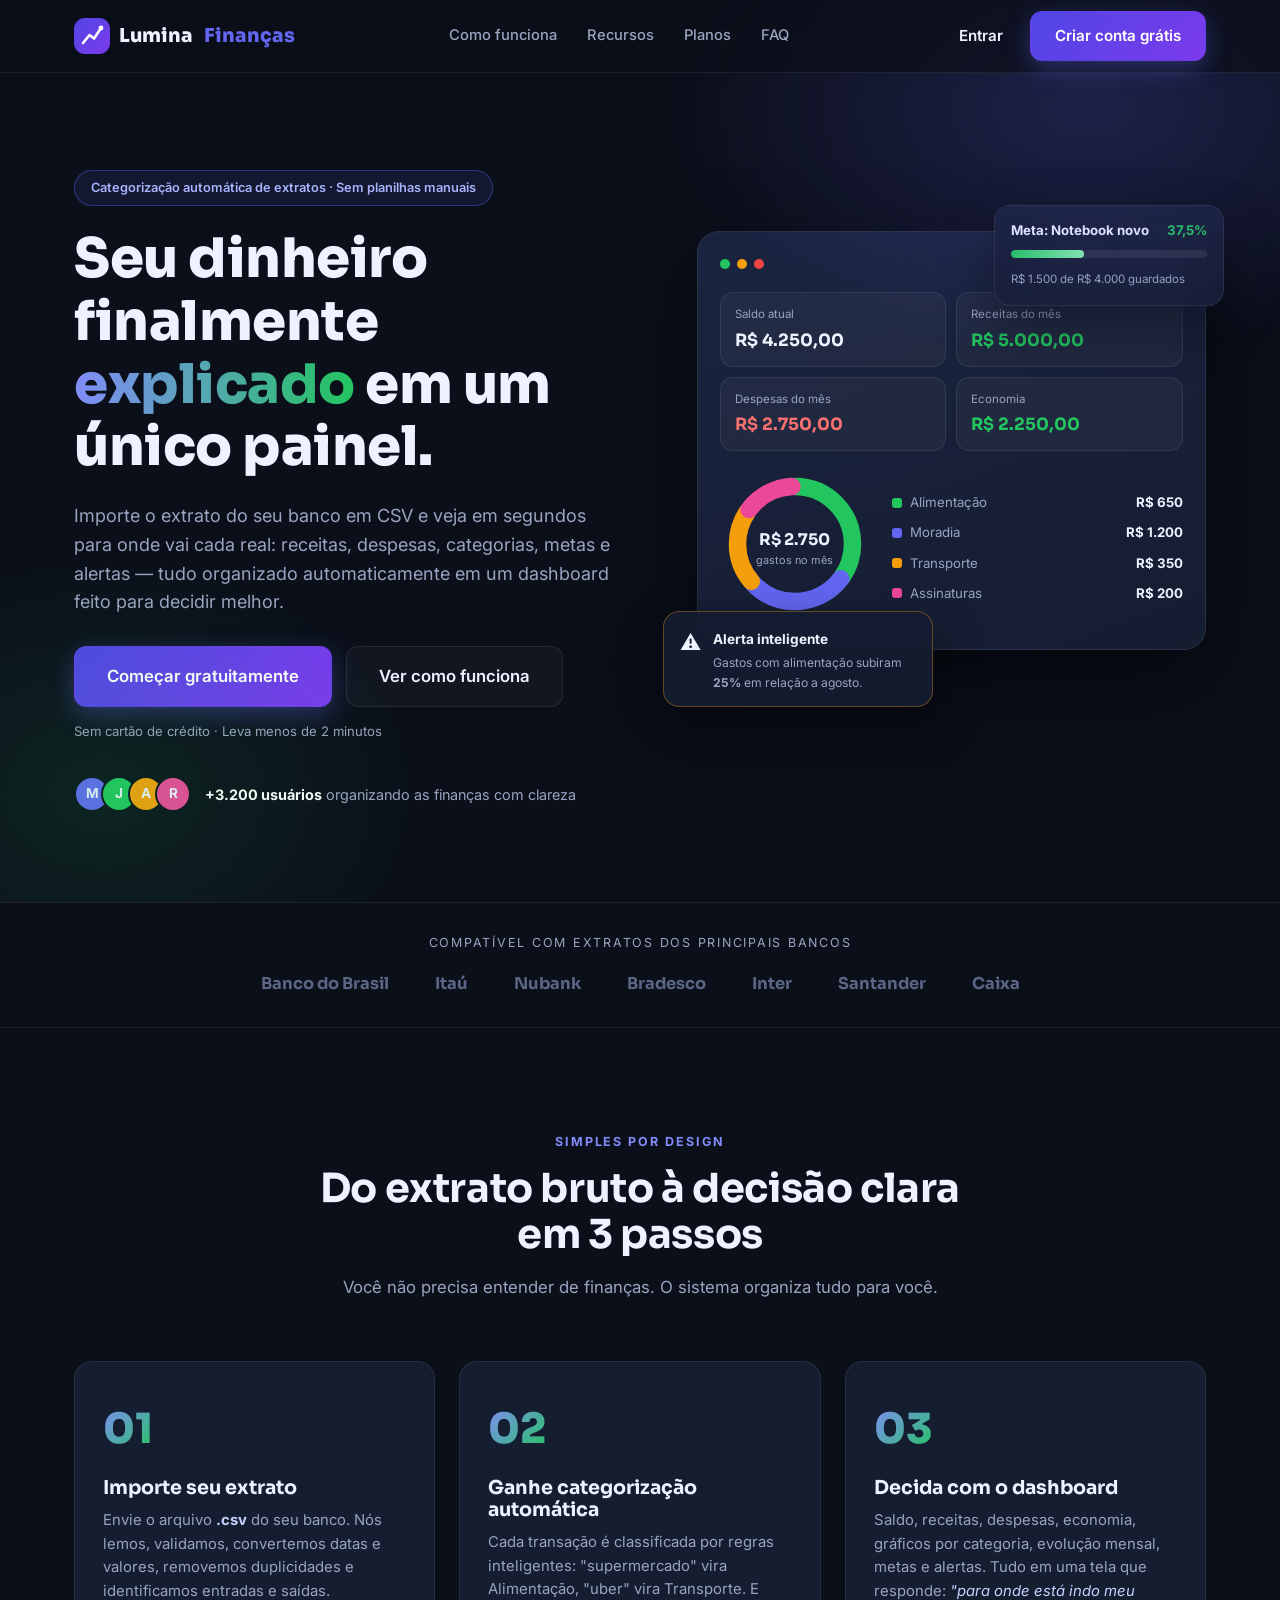
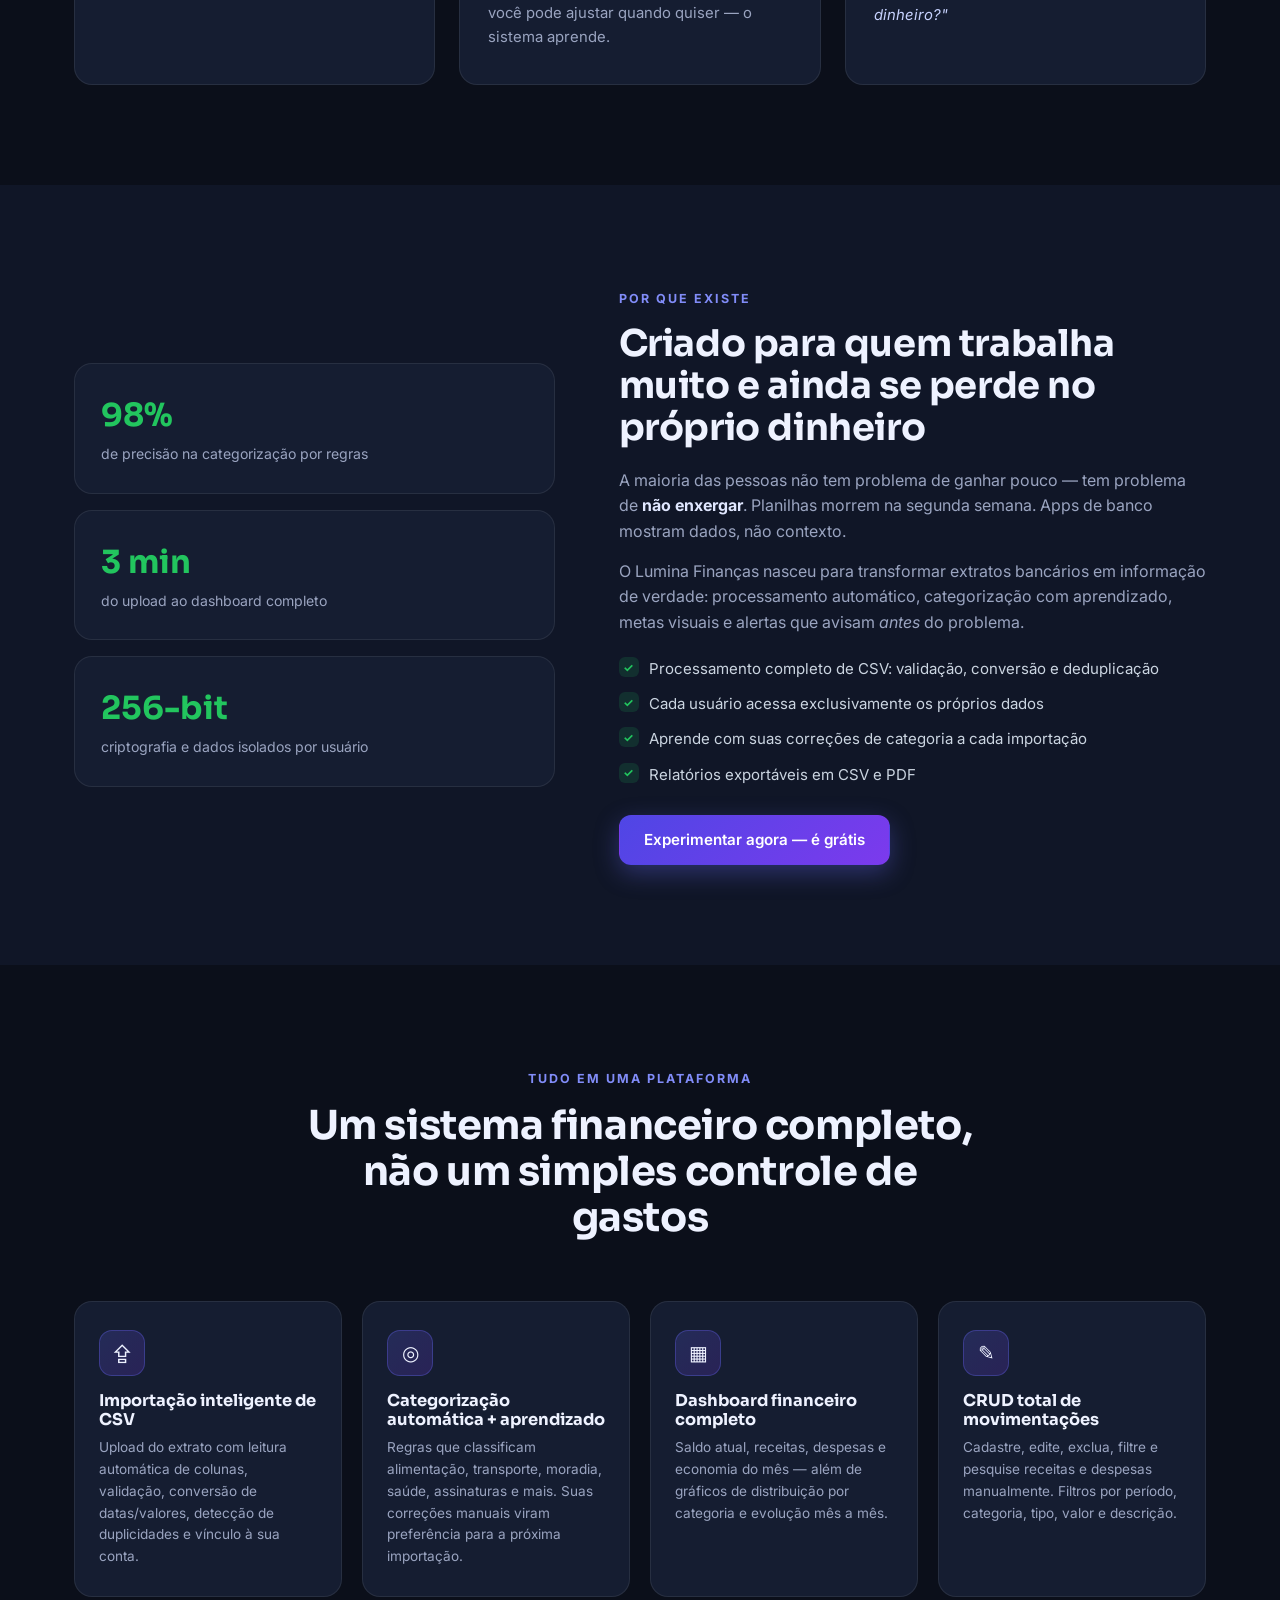
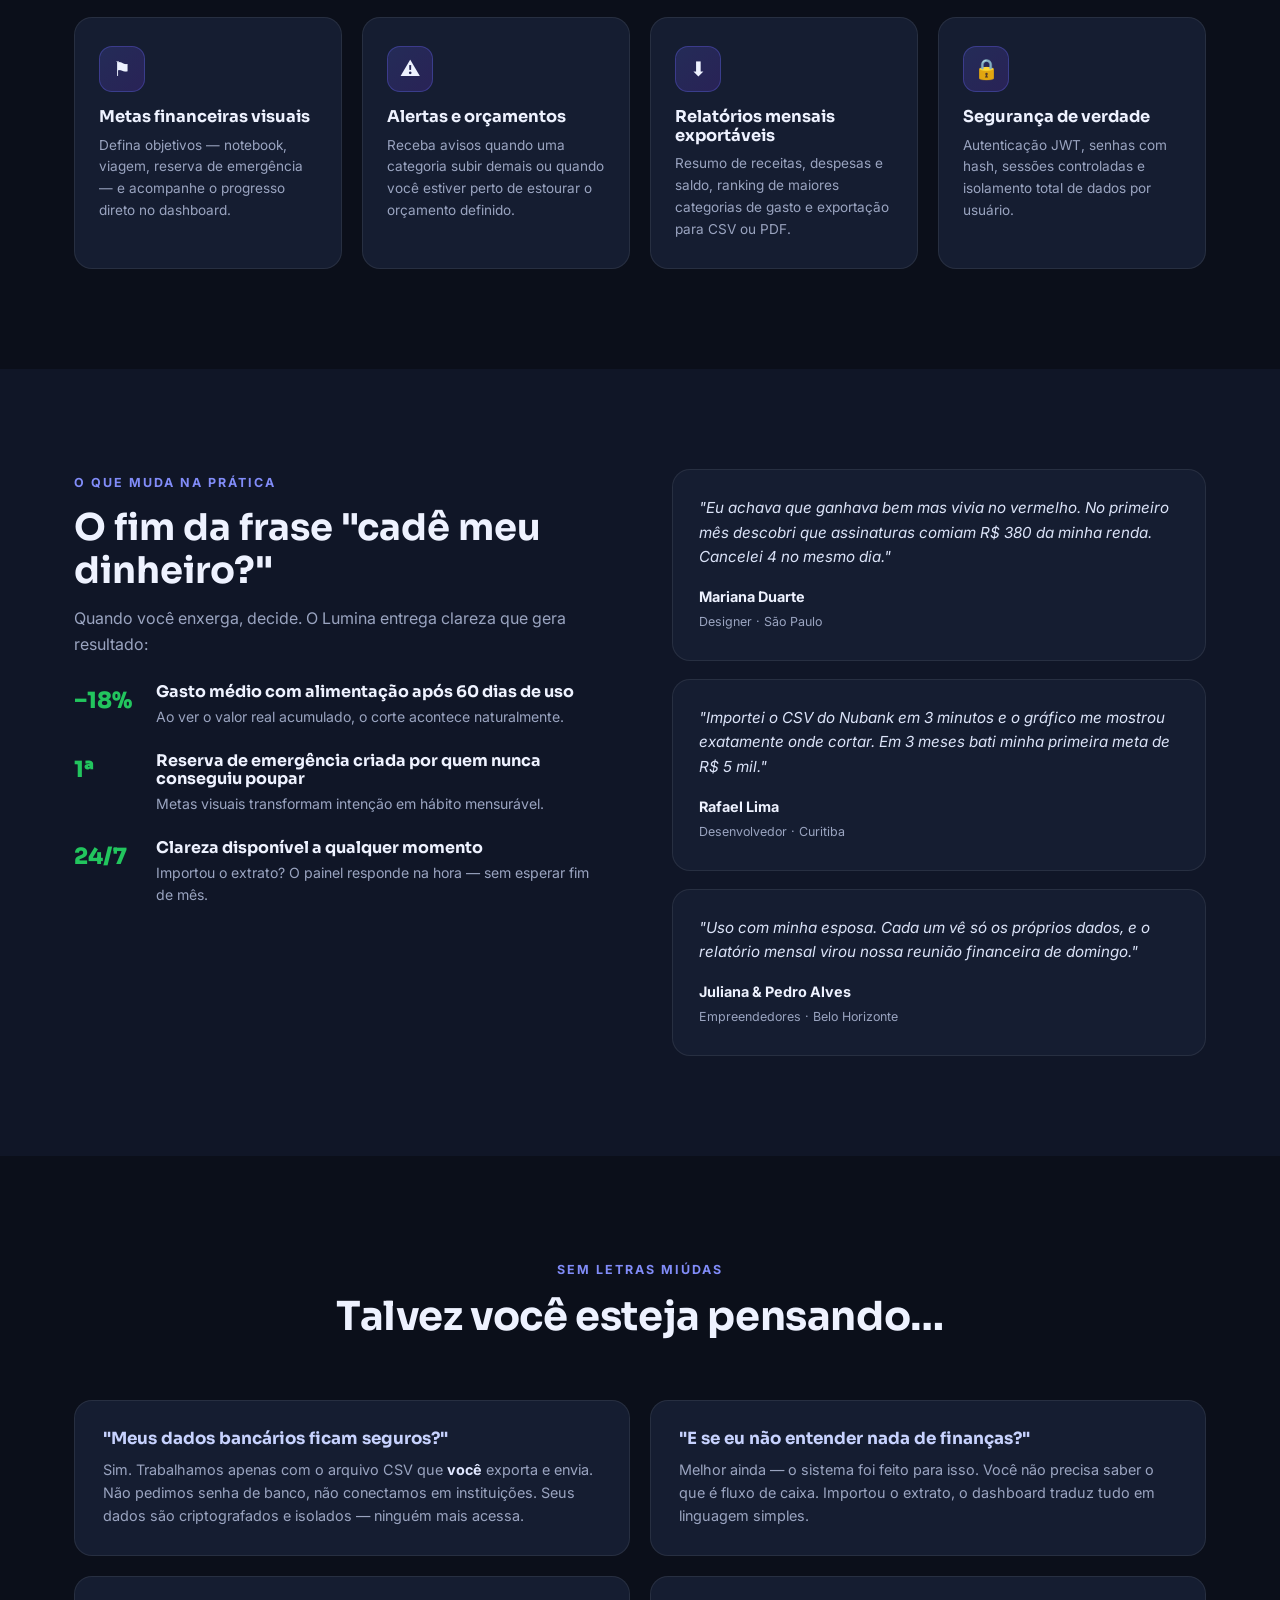
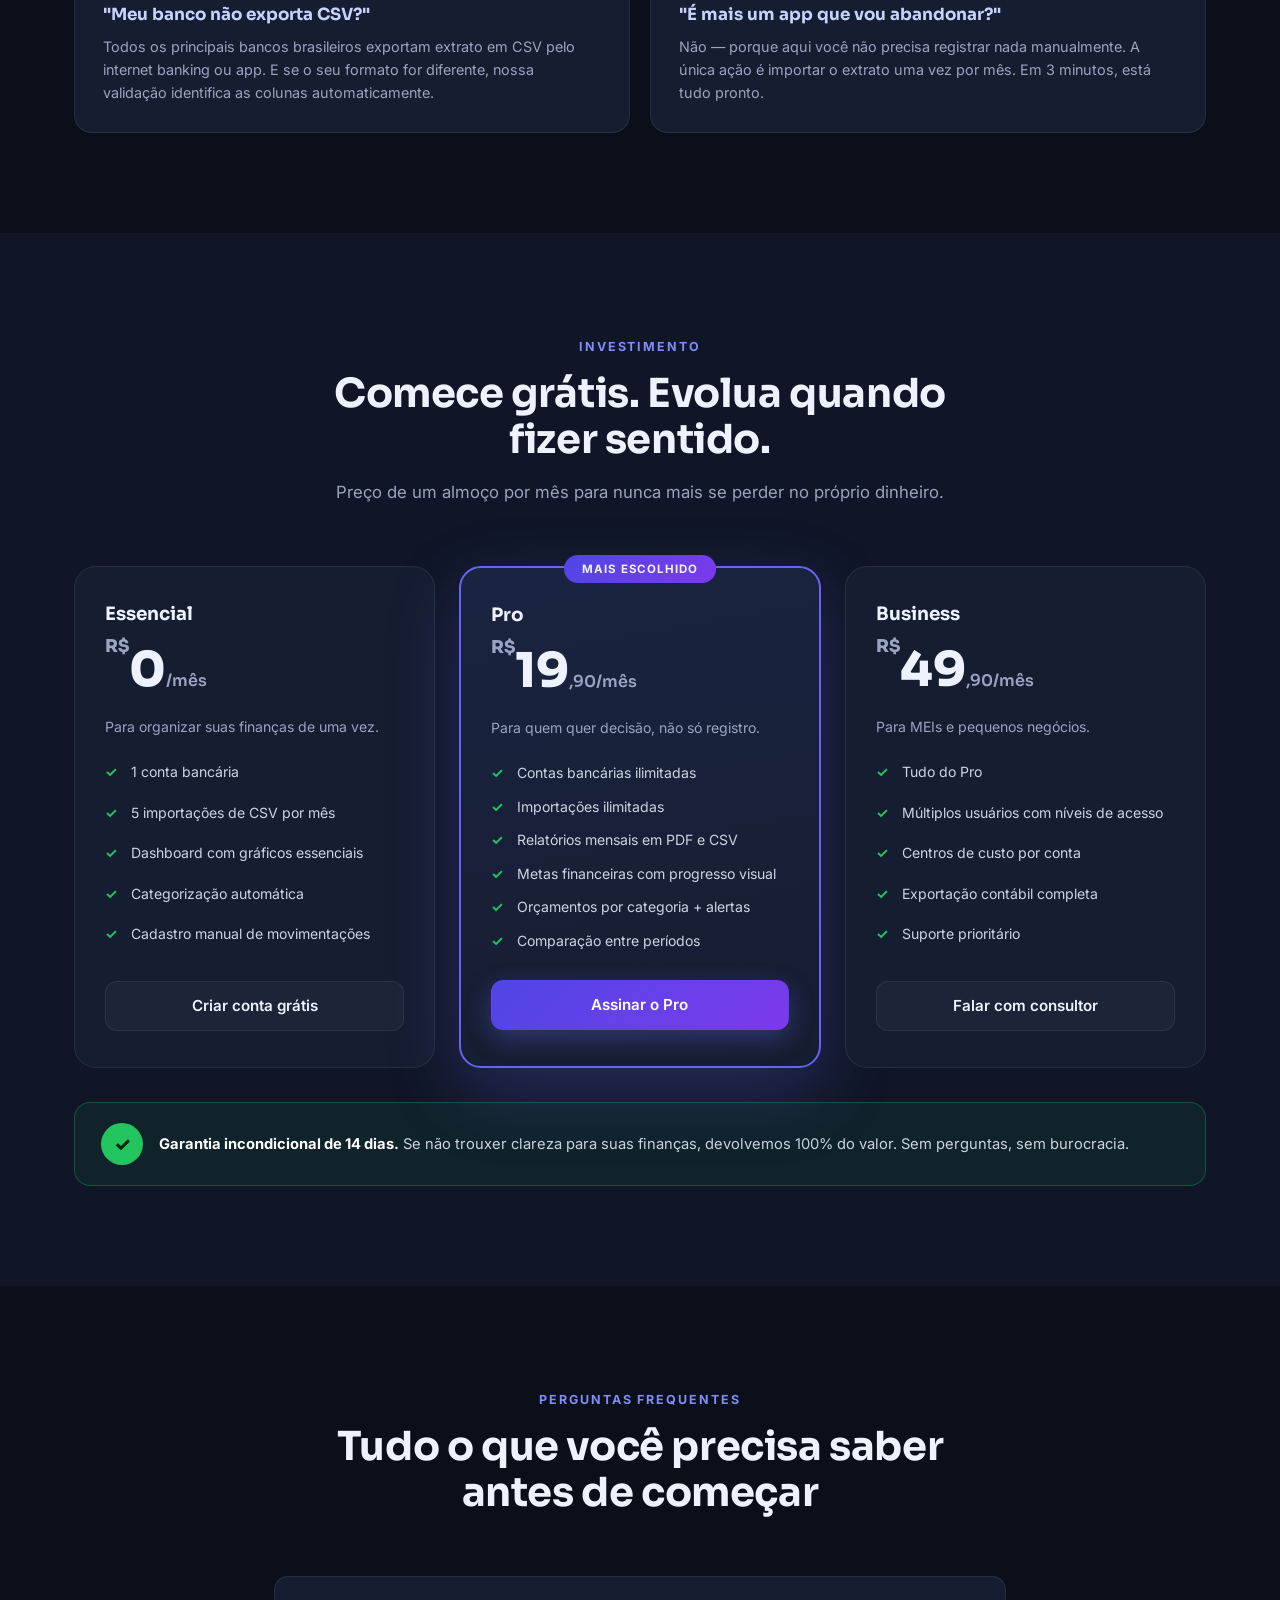
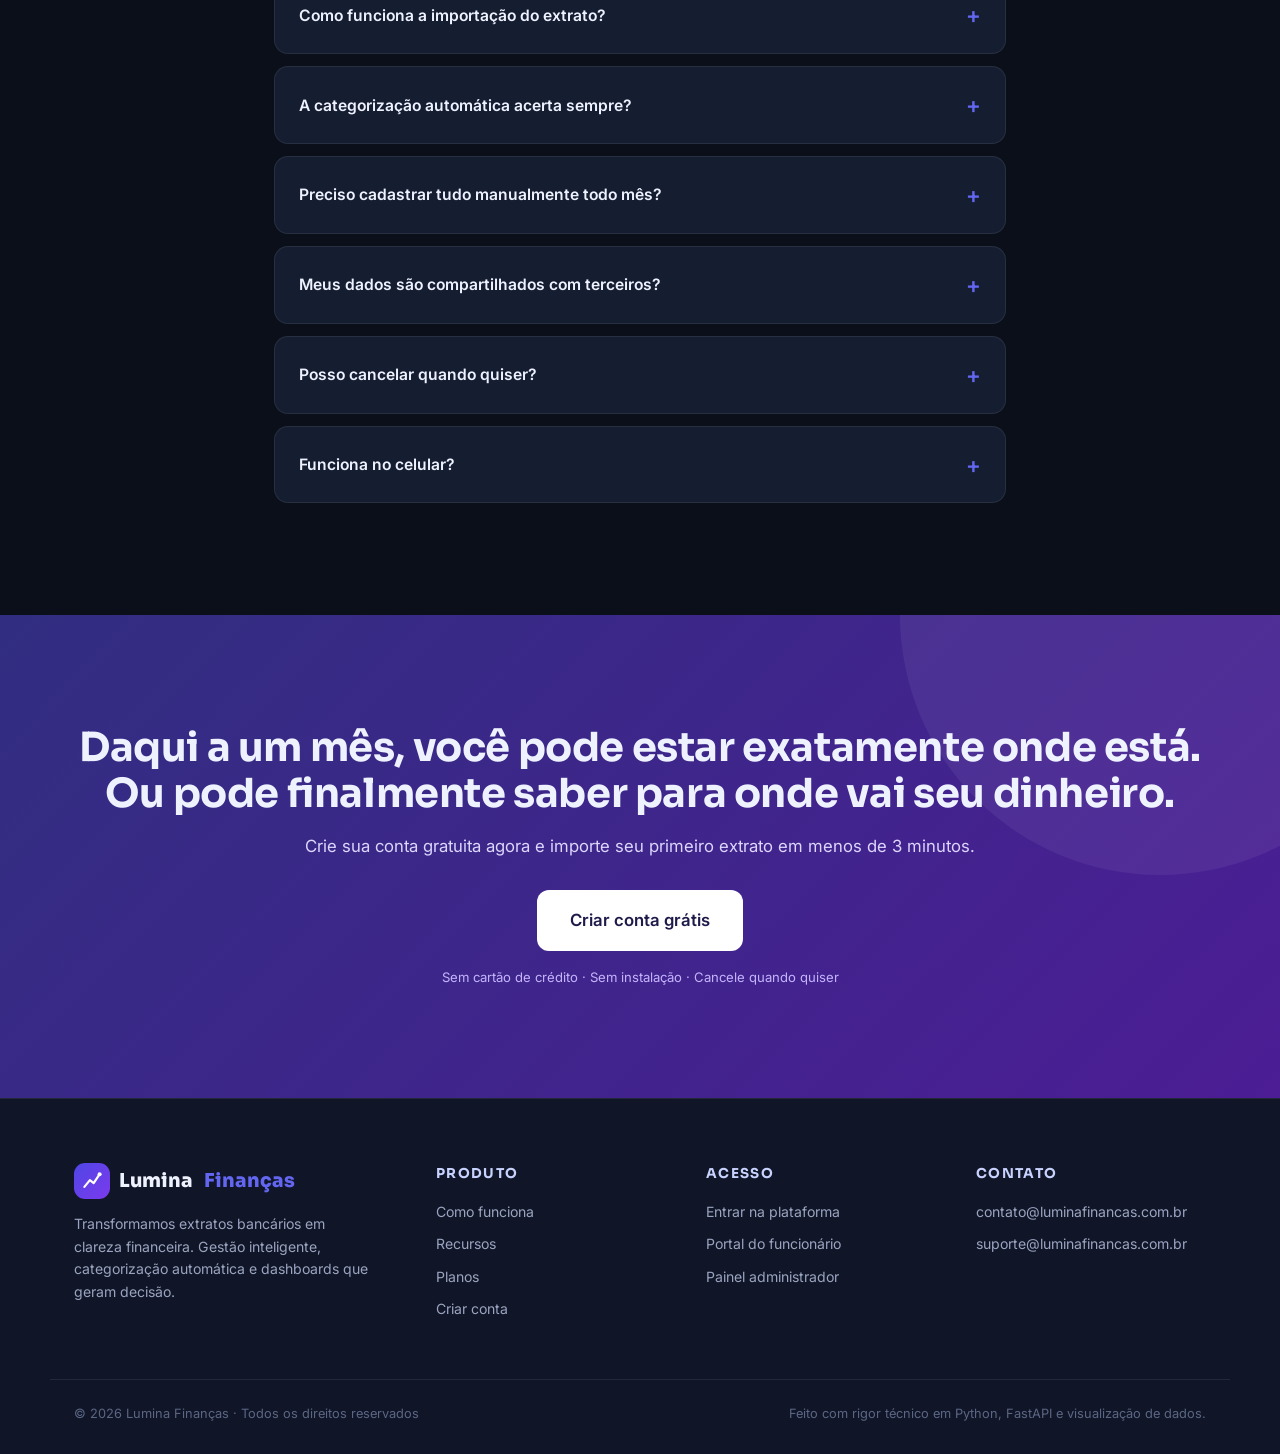
<file: backend/static/index.html>
<!DOCTYPE html>
<html lang="pt-BR">
<head>
<meta charset="UTF-8">
<meta name="viewport" content="width=device-width, initial-scale=1.0">
<title>Lumina Finanças — Gestão financeira inteligente com dashboard</title>
<meta name="description" content="Importe seu extrato bancário em CSV e transforme dados brutos em clareza financeira. Dashboard, categorização automática, metas e relatórios.">
<link rel="preconnect" href="https://fonts.googleapis.com">
<link href="https://fonts.googleapis.com/css2?family=Sora:wght@400;600;700;800&family=Inter:wght@400;500;600;700&display=swap" rel="stylesheet">
<link rel="stylesheet" href="css/style.css">
  <link rel="icon" type="image/svg+xml" href="assets/favicon.svg">
  <link rel="icon" type="image/png" sizes="32x32" href="assets/favicon-32.png">
  <link rel="apple-touch-icon" href="assets/apple-touch-icon.png">
</head>
<body>

<!-- ================= HEADER ================= -->
<header class="header" id="topo">
  <div class="container header-inner">
    <a href="#topo" class="logo">
      <span class="logo-mark">
        <svg width="26" height="26" viewBox="0 0 26 26" fill="none"><path d="M4 20L10.5 12L15 15.5L22 5" stroke="currentColor" stroke-width="2.6" stroke-linecap="round" stroke-linejoin="round"/><circle cx="22" cy="5" r="2.4" fill="currentColor"/></svg>
      </span>
      Lumina<span class="logo-accent">Finanças</span>
    </a>
    <nav class="nav">
      <a href="#como-funciona">Como funciona</a>
      <a href="#recursos">Recursos</a>
      <a href="#planos">Planos</a>
      <a href="#faq">FAQ</a>
    </nav>
    <div class="header-actions">
      <a href="login.html" class="btn btn-ghost">Entrar</a>
      <a href="cadastro.html" class="btn btn-primary">Criar conta grátis</a>
    </div>
    <button class="menu-toggle" aria-label="Abrir menu">☰</button>
  </div>
</header>

<!-- ================= HERO ================= -->
<section class="hero">
  <div class="container hero-grid">
    <div class="hero-copy">
      <span class="badge">Categorização automática de extratos · Sem planilhas manuais</span>
      <h1>Seu dinheiro finalmente <span class="grad-text">explicado</span> em um único painel.</h1>
      <p class="hero-sub">Importe o extrato do seu banco em CSV e veja em segundos para onde vai cada real: receitas, despesas, categorias, metas e alertas — tudo organizado automaticamente em um dashboard feito para decidir melhor.</p>
      <div class="hero-ctas">
        <a href="cadastro.html" class="btn btn-primary btn-lg">Começar gratuitamente</a>
        <a href="#como-funciona" class="btn btn-outline btn-lg">Ver como funciona</a>
      </div>
      <p class="hero-note">Sem cartão de crédito · Leva menos de 2 minutos</p>
      <div class="hero-proof">
        <div class="avatars">
          <span class="avatar">M</span><span class="avatar">J</span><span class="avatar">A</span><span class="avatar">R</span>
        </div>
        <p><strong>+3.200 usuários</strong> organizando as finanças com clareza</p>
      </div>
    </div>
    <div class="hero-visual">
      <div class="dash-card floating">
        <div class="dash-head">
          <span class="dot green"></span><span class="dot yellow"></span><span class="dot red"></span>
          <span class="dash-title">Dashboard · Setembro</span>
        </div>
        <div class="dash-kpis">
          <div class="kpi"><small>Saldo atual</small><strong>R$ 4.250,00</strong></div>
          <div class="kpi"><small>Receitas do mês</small><strong class="pos">R$ 5.000,00</strong></div>
          <div class="kpi"><small>Despesas do mês</small><strong class="neg">R$ 2.750,00</strong></div>
          <div class="kpi"><small>Economia</small><strong class="pos">R$ 2.250,00</strong></div>
        </div>
        <div class="dash-body">
          <div class="donut-wrap">
            <svg viewBox="0 0 120 120" class="donut">
              <circle cx="60" cy="60" r="46" fill="none" stroke="#1c2233" stroke-width="14"/>
              <circle cx="60" cy="60" r="46" fill="none" stroke="#22c55e" stroke-width="14" stroke-dasharray="100 290" stroke-dashoffset="0" stroke-linecap="round" transform="rotate(-90 60 60)"/>
              <circle cx="60" cy="60" r="46" fill="none" stroke="#6366f1" stroke-width="14" stroke-dasharray="80 310" stroke-dashoffset="-102" stroke-linecap="round" transform="rotate(-90 60 60)"/>
              <circle cx="60" cy="60" r="46" fill="none" stroke="#f59e0b" stroke-width="14" stroke-dasharray="60 330" stroke-dashoffset="-184" stroke-linecap="round" transform="rotate(-90 60 60)"/>
              <circle cx="60" cy="60" r="46" fill="none" stroke="#ec4899" stroke-width="14" stroke-dasharray="40 350" stroke-dashoffset="-246" stroke-linecap="round" transform="rotate(-90 60 60)"/>
            </svg>
            <div class="donut-center"><strong>R$ 2.750</strong><small>gastos no mês</small></div>
          </div>
          <ul class="legend">
            <li><span class="lg green"></span>Alimentação <b>R$ 650</b></li>
            <li><span class="lg indigo"></span>Moradia <b>R$ 1.200</b></li>
            <li><span class="lg amber"></span>Transporte <b>R$ 350</b></li>
            <li><span class="lg pink"></span>Assinaturas <b>R$ 200</b></li>
          </ul>
        </div>
      </div>
      <div class="alert-card floating-2">
        <span class="alert-icon">⚠</span>
        <div><strong>Alerta inteligente</strong><p>Gastos com alimentação subiram <b>25%</b> em relação a agosto.</p></div>
      </div>
      <div class="goal-card floating-3">
        <div class="goal-head"><strong>Meta: Notebook novo</strong><span>37,5%</span></div>
        <div class="goal-bar"><span style="width:37.5%"></span></div>
        <small>R$ 1.500 de R$ 4.000 guardados</small>
      </div>
    </div>
  </div>
  <div class="hero-bg"></div>
</section>

<!-- ================= LOGOS / SOCIAL PROOF ================= -->
<section class="logos">
  <div class="container">
    <p>Compatível com extratos dos principais bancos</p>
    <div class="logos-row">
      <span>Banco do Brasil</span><span>Itaú</span><span>Nubank</span><span>Bradesco</span><span>Inter</span><span>Santander</span><span>Caixa</span>
    </div>
  </div>
</section>

<!-- ================= COMO FUNCIONA ================= -->
<section class="section" id="como-funciona">
  <div class="container">
    <div class="section-head">
      <span class="eyebrow">Simples por design</span>
      <h2>Do extrato bruto à decisão clara em 3 passos</h2>
      <p>Você não precisa entender de finanças. O sistema organiza tudo para você.</p>
    </div>
    <div class="steps">
      <div class="step-card">
        <span class="step-num">01</span>
        <h3>Importe seu extrato</h3>
        <p>Envie o arquivo <b>.csv</b> do seu banco. Nós lemos, validamos, convertemos datas e valores, removemos duplicidades e identificamos entradas e saídas.</p>
      </div>
      <div class="step-card">
        <span class="step-num">02</span>
        <h3>Ganhe categorização automática</h3>
        <p>Cada transação é classificada por regras inteligentes: "supermercado" vira Alimentação, "uber" vira Transporte. E você pode ajustar quando quiser — o sistema aprende.</p>
      </div>
      <div class="step-card">
        <span class="step-num">03</span>
        <h3>Decida com o dashboard</h3>
        <p>Saldo, receitas, despesas, economia, gráficos por categoria, evolução mensal, metas e alertas. Tudo em uma tela que responde: <i>"para onde está indo meu dinheiro?"</i></p>
      </div>
    </div>
  </div>
</section>

<!-- ================= SOBRE / AUTORIDADE ================= -->
<section class="section section-alt" id="sobre">
  <div class="container about-grid">
    <div class="about-visual">
      <div class="stat-tile"><strong>98%</strong><small>de precisão na categorização por regras</small></div>
      <div class="stat-tile"><strong>3 min</strong><small>do upload ao dashboard completo</small></div>
      <div class="stat-tile"><strong>256-bit</strong><small>criptografia e dados isolados por usuário</small></div>
    </div>
    <div class="about-copy">
      <span class="eyebrow">Por que existe</span>
      <h2>Criado para quem trabalha muito e ainda se perde no próprio dinheiro</h2>
      <p>A maioria das pessoas não tem problema de ganhar pouco — tem problema de <b>não enxergar</b>. Planilhas morrem na segunda semana. Apps de banco mostram dados, não contexto.</p>
      <p>O Lumina Finanças nasceu para transformar extratos bancários em informação de verdade: processamento automático, categorização com aprendizado, metas visuais e alertas que avisam <i>antes</i> do problema.</p>
      <ul class="check-list">
        <li>Processamento completo de CSV: validação, conversão e deduplicação</li>
        <li>Cada usuário acessa exclusivamente os próprios dados</li>
        <li>Aprende com suas correções de categoria a cada importação</li>
        <li>Relatórios exportáveis em CSV e PDF</li>
      </ul>
      <a href="cadastro.html" class="btn btn-primary">Experimentar agora — é grátis</a>
    </div>
  </div>
</section>

<!-- ================= RECURSOS / SERVIÇO ================= -->
<section class="section" id="recursos">
  <div class="container">
    <div class="section-head">
      <span class="eyebrow">Tudo em uma plataforma</span>
      <h2>Um sistema financeiro completo, não um simples controle de gastos</h2>
    </div>
    <div class="features">
      <div class="feature-card">
        <div class="f-icon">⇪</div>
        <h3>Importação inteligente de CSV</h3>
        <p>Upload do extrato com leitura automática de colunas, validação, conversão de datas/valores, detecção de duplicidades e vínculo à sua conta.</p>
      </div>
      <div class="feature-card">
        <div class="f-icon">◎</div>
        <h3>Categorização automática + aprendizado</h3>
        <p>Regras que classificam alimentação, transporte, moradia, saúde, assinaturas e mais. Suas correções manuais viram preferência para a próxima importação.</p>
      </div>
      <div class="feature-card">
        <div class="f-icon">▦</div>
        <h3>Dashboard financeiro completo</h3>
        <p>Saldo atual, receitas, despesas e economia do mês — além de gráficos de distribuição por categoria e evolução mês a mês.</p>
      </div>
      <div class="feature-card">
        <div class="f-icon">✎</div>
        <h3>CRUD total de movimentações</h3>
        <p>Cadastre, edite, exclua, filtre e pesquise receitas e despesas manualmente. Filtros por período, categoria, tipo, valor e descrição.</p>
      </div>
      <div class="feature-card">
        <div class="f-icon">⚑</div>
        <h3>Metas financeiras visuais</h3>
        <p>Defina objetivos — notebook, viagem, reserva de emergência — e acompanhe o progresso direto no dashboard.</p>
      </div>
      <div class="feature-card">
        <div class="f-icon">⚠</div>
        <h3>Alertas e orçamentos</h3>
        <p>Receba avisos quando uma categoria subir demais ou quando você estiver perto de estourar o orçamento definido.</p>
      </div>
      <div class="feature-card">
        <div class="f-icon">⬇</div>
        <h3>Relatórios mensais exportáveis</h3>
        <p>Resumo de receitas, despesas e saldo, ranking de maiores categorias de gasto e exportação para CSV ou PDF.</p>
      </div>
      <div class="feature-card">
        <div class="f-icon">🔒</div>
        <h3>Segurança de verdade</h3>
        <p>Autenticação JWT, senhas com hash, sessões controladas e isolamento total de dados por usuário.</p>
      </div>
    </div>
  </div>
</section>

<!-- ================= BENEFÍCIOS ================= -->
<section class="section section-alt" id="beneficios">
  <div class="container benefits-grid">
    <div class="benefits-copy">
      <span class="eyebrow">O que muda na prática</span>
      <h2>O fim da frase "cadê meu dinheiro?"</h2>
      <p>Quando você enxerga, decide. O Lumina entrega clareza que gera resultado:</p>
      <div class="benefit-item">
        <span class="b-num">−18%</span>
        <div><h4>Gasto médio com alimentação após 60 dias de uso</h4><p>Ao ver o valor real acumulado, o corte acontece naturalmente.</p></div>
      </div>
      <div class="benefit-item">
        <span class="b-num">1ª</span>
        <div><h4>Reserva de emergência criada por quem nunca conseguiu poupar</h4><p>Metas visuais transformam intenção em hábito mensurável.</p></div>
      </div>
      <div class="benefit-item">
        <span class="b-num">24/7</span>
        <div><h4>Clareza disponível a qualquer momento</h4><p>Importou o extrato? O painel responde na hora — sem esperar fim de mês.</p></div>
      </div>
    </div>
    <div class="quote-stack">
      <blockquote class="quote-card">
        <p>"Eu achava que ganhava bem mas vivia no vermelho. No primeiro mês descobri que assinaturas comiam R$ 380 da minha renda. Cancelei 4 no mesmo dia."</p>
        <footer><strong>Mariana Duarte</strong><span>Designer · São Paulo</span></footer>
      </blockquote>
      <blockquote class="quote-card">
        <p>"Importei o CSV do Nubank em 3 minutos e o gráfico me mostrou exatamente onde cortar. Em 3 meses bati minha primeira meta de R$ 5 mil."</p>
        <footer><strong>Rafael Lima</strong><span>Desenvolvedor · Curitiba</span></footer>
      </blockquote>
      <blockquote class="quote-card">
        <p>"Uso com minha esposa. Cada um vê só os próprios dados, e o relatório mensal virou nossa reunião financeira de domingo."</p>
        <footer><strong>Juliana & Pedro Alves</strong><span>Empreendedores · Belo Horizonte</span></footer>
      </blockquote>
    </div>
  </div>
</section>

<!-- ================= QUEBRA DE OBJEÇÕES ================= -->
<section class="section" id="objecoes">
  <div class="container">
    <div class="section-head">
      <span class="eyebrow">Sem letras miúdas</span>
      <h2>Talvez você esteja pensando…</h2>
    </div>
    <div class="objections">
      <div class="obj-card">
        <h4>"Meus dados bancários ficam seguros?"</h4>
        <p>Sim. Trabalhamos apenas com o arquivo CSV que <b>você</b> exporta e envia. Não pedimos senha de banco, não conectamos em instituições. Seus dados são criptografados e isolados — ninguém mais acessa.</p>
      </div>
      <div class="obj-card">
        <h4>"E se eu não entender nada de finanças?"</h4>
        <p>Melhor ainda — o sistema foi feito para isso. Você não precisa saber o que é fluxo de caixa. Importou o extrato, o dashboard traduz tudo em linguagem simples.</p>
      </div>
      <div class="obj-card">
        <h4>"Meu banco não exporta CSV?"</h4>
        <p>Todos os principais bancos brasileiros exportam extrato em CSV pelo internet banking ou app. E se o seu formato for diferente, nossa validação identifica as colunas automaticamente.</p>
      </div>
      <div class="obj-card">
        <h4>"É mais um app que vou abandonar?"</h4>
        <p>Não — porque aqui você não precisa registrar nada manualmente. A única ação é importar o extrato uma vez por mês. Em 3 minutos, está tudo pronto.</p>
      </div>
    </div>
  </div>
</section>

<!-- ================= PLANOS / OFERTA ================= -->
<section class="section section-alt" id="planos">
  <div class="container">
    <div class="section-head">
      <span class="eyebrow">Investimento</span>
      <h2>Comece grátis. Evolua quando fizer sentido.</h2>
      <p>Preço de um almoço por mês para nunca mais se perder no próprio dinheiro.</p>
    </div>
    <div class="pricing">
      <div class="price-card">
        <h3>Essencial</h3>
        <p class="price"><span>R$</span>0<small>/mês</small></p>
        <p class="price-desc">Para organizar suas finanças de uma vez.</p>
        <ul>
          <li>1 conta bancária</li>
          <li>5 importações de CSV por mês</li>
          <li>Dashboard com gráficos essenciais</li>
          <li>Categorização automática</li>
          <li>Cadastro manual de movimentações</li>
        </ul>
        <a href="cadastro.html" class="btn btn-outline btn-block">Criar conta grátis</a>
      </div>
      <div class="price-card featured">
        <span class="flag">Mais escolhido</span>
        <h3>Pro</h3>
        <p class="price"><span>R$</span>19<small>,90/mês</small></p>
        <p class="price-desc">Para quem quer decisão, não só registro.</p>
        <ul>
          <li>Contas bancárias ilimitadas</li>
          <li>Importações ilimitadas</li>
          <li>Relatórios mensais em PDF e CSV</li>
          <li>Metas financeiras com progresso visual</li>
          <li>Orçamentos por categoria + alertas</li>
          <li>Comparação entre períodos</li>
        </ul>
        <a href="cadastro.html?plano=pro" class="btn btn-primary btn-block">Assinar o Pro</a>
      </div>
      <div class="price-card">
        <h3>Business</h3>
        <p class="price"><span>R$</span>49<small>,90/mês</small></p>
        <p class="price-desc">Para MEIs e pequenos negócios.</p>
        <ul>
          <li>Tudo do Pro</li>
          <li>Múltiplos usuários com níveis de acesso</li>
          <li>Centros de custo por conta</li>
          <li>Exportação contábil completa</li>
          <li>Suporte prioritário</li>
        </ul>
        <a href="cadastro.html?plano=business" class="btn btn-outline btn-block">Falar com consultor</a>
      </div>
    </div>
    <div class="guarantee">
      <span class="guarantee-icon">✓</span>
      <p><strong>Garantia incondicional de 14 dias.</strong> Se não trouxer clareza para suas finanças, devolvemos 100% do valor. Sem perguntas, sem burocracia.</p>
    </div>
  </div>
</section>

<!-- ================= FAQ ================= -->
<section class="section" id="faq">
  <div class="container faq-container">
    <div class="section-head">
      <span class="eyebrow">Perguntas frequentes</span>
      <h2>Tudo o que você precisa saber antes de começar</h2>
    </div>
    <details class="faq-item">
      <summary>Como funciona a importação do extrato?</summary>
      <p>Você exporta o extrato do seu banco em formato CSV e faz o upload na plataforma. O sistema identifica as colunas, valida os dados, converte datas e valores, detecta duplicidades e classifica cada movimentação como entrada ou saída — sem nenhuma ação manual.</p>
    </details>
    <details class="faq-item">
      <summary>A categorização automática acerta sempre?</summary>
      <p>Nas categorias mais comuns (alimentação, transporte, moradia, saúde, assinaturas), a precisão por regras é altíssima. Quando o sistema classifica algo diferente do seu padrão, você corrige com um clique — e essa correção vira regra para as próximas importações.</p>
    </details>
    <details class="faq-item">
      <summary>Preciso cadastrar tudo manualmente todo mês?</summary>
      <p>Não. A importação do CSV faz o trabalho pesado. O cadastro manual existe como complemento — para lançar uma despesa em dinheiro ou uma receita que não passou pela conta, por exemplo.</p>
    </details>
    <details class="faq-item">
      <summary>Meus dados são compartilhados com terceiros?</summary>
      <p>Nunca. Seus dados são armazenados com criptografia, isolados por usuário e acessíveis apenas pela sua conta autenticada. Não vendemos nem compartilhamos informações com ninguém.</p>
    </details>
    <details class="faq-item">
      <summary>Posso cancelar quando quiser?</summary>
      <p>Sim. Não há fidelidade, taxa de cancelamento ou multa. Você cancela em dois cliques e mantém acesso aos seus dados exportáveis.</p>
    </details>
    <details class="faq-item">
      <summary>Funciona no celular?</summary>
      <p>Sim. Todo o sistema — landing, dashboard, relatórios e metas — é responsivo e funciona em qualquer dispositivo com navegador.</p>
    </details>
  </div>
</section>

<!-- ================= CTA FINAL ================= -->
<section class="cta-final">
  <div class="container">
    <h2>Daqui a um mês, você pode estar exatamente onde está.<br>Ou pode finalmente saber para onde vai seu dinheiro.</h2>
    <p>Crie sua conta gratuita agora e importe seu primeiro extrato em menos de 3 minutos.</p>
    <a href="cadastro.html" class="btn btn-light btn-lg">Criar conta grátis</a>
    <small>Sem cartão de crédito · Sem instalação · Cancele quando quiser</small>
  </div>
</section>

<!-- ================= FOOTER ================= -->
<footer class="footer">
  <div class="container footer-grid">
    <div class="footer-brand">
      <a href="#topo" class="logo">
        <span class="logo-mark"><svg width="22" height="22" viewBox="0 0 26 26" fill="none"><path d="M4 20L10.5 12L15 15.5L22 5" stroke="currentColor" stroke-width="2.6" stroke-linecap="round" stroke-linejoin="round"/><circle cx="22" cy="5" r="2.4" fill="currentColor"/></svg></span>
        Lumina<span class="logo-accent">Finanças</span>
      </a>
      <p>Transformamos extratos bancários em clareza financeira. Gestão inteligente, categorização automática e dashboards que geram decisão.</p>
    </div>
    <div class="footer-col">
      <h5>Produto</h5>
      <a href="#como-funciona">Como funciona</a>
      <a href="#recursos">Recursos</a>
      <a href="#planos">Planos</a>
      <a href="cadastro.html">Criar conta</a>
    </div>
    <div class="footer-col">
      <h5>Acesso</h5>
      <a href="login.html">Entrar na plataforma</a>
      <a href="login.html?tipo=funcionario">Portal do funcionário</a>
      <a href="login.html?tipo=admin">Painel administrador</a>
    </div>
    <div class="footer-col">
      <h5>Contato</h5>
      <a href="mailto:contato@luminafinancas.com.br">contato@luminafinancas.com.br</a>
      <a href="mailto:suporte@luminafinancas.com.br">suporte@luminafinancas.com.br</a>
    </div>
  </div>
  <div class="container footer-bottom">
    <p>© 2026 Lumina Finanças · Todos os direitos reservados</p>
    <p>Feito com rigor técnico em Python, FastAPI e visualização de dados.</p>
  </div>
</footer>

<script src="js/main.js"></script>
</body>
</html>
</file>
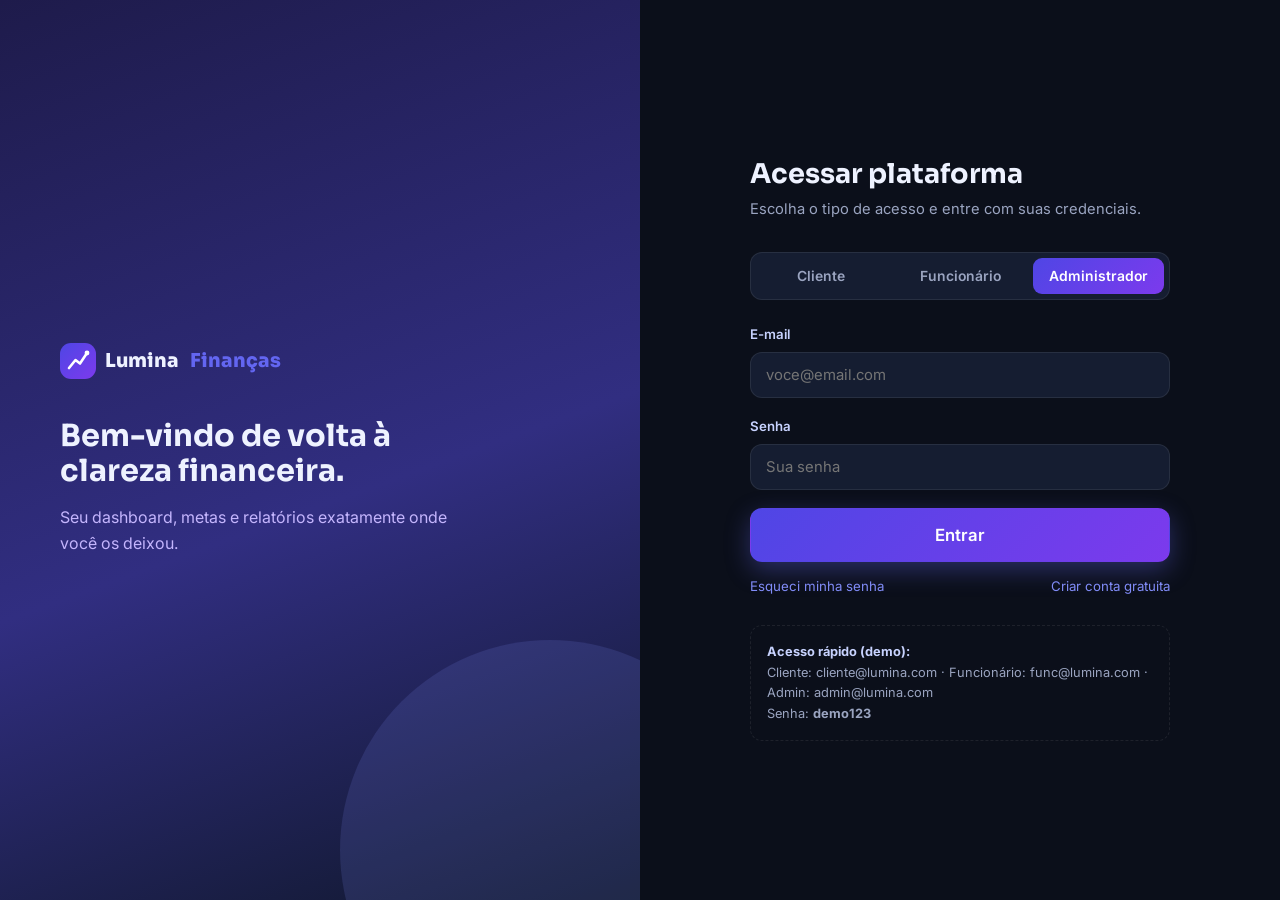
<file: backend/static/admin.html>
<!DOCTYPE html>
<html lang="pt-BR">
<head>
<meta charset="UTF-8">
<meta name="viewport" content="width=device-width, initial-scale=1.0">
<title>Painel Administrador · Lumina Finanças</title>
<link href="https://fonts.googleapis.com/css2?family=Sora:wght@400;600;700;800&family=Inter:wght@400;500;600;700&display=swap" rel="stylesheet">
<link rel="stylesheet" href="css/style.css">
  <link rel="icon" type="image/svg+xml" href="assets/favicon.svg">
  <link rel="icon" type="image/png" sizes="32x32" href="assets/favicon-32.png">
  <link rel="apple-touch-icon" href="assets/apple-touch-icon.png">
</head>
<body>
<div class="app-shell">
  <aside class="sidebar" id="sidebar">
    <a href="index.html" class="logo">
      <span class="logo-mark"><svg width="24" height="24" viewBox="0 0 26 26" fill="none"><path d="M4 20L10.5 12L15 15.5L22 5" stroke="currentColor" stroke-width="2.6" stroke-linecap="round" stroke-linejoin="round"/><circle cx="22" cy="5" r="2.4" fill="currentColor"/></svg></span>
      Lumina<span class="logo-accent">Finanças</span>
    </a>
    <nav class="side-nav">
      <a href="#" class="active"><span class="ico">▦</span> Visão geral</a>
      <a href="#usuarios"><span class="ico">👥</span> Usuários</a>
      <a href="#planos"><span class="ico">◈</span> Planos e MRR</a>
    </nav>
    <div class="side-footer">
      <div class="side-user">
        <span class="avatar" style="background:#ef4444">A</span>
        <div><strong>Administrador</strong><small id="userEmail">admin@lumina.com</small></div>
      </div>
      <button class="btn btn-outline btn-block" style="margin-top:10px" onclick="API.logout()">Sair</button>
    </div>
  </aside>

  <main class="main">
    <button class="menu-toggle" style="position:fixed;top:18px;left:18px;z-index:160;background:var(--card2);border:1px solid var(--line);border-radius:10px;padding:8px 12px" onclick="document.getElementById('sidebar').classList.toggle('open')">☰</button>
    <div class="topbar">
      <div><h1>Painel administrador</h1><span class="badge-role admin" style="margin-top:6px">Acesso administrador</span></div>
      <span class="date" id="hoje"></span>
    </div>

    <div class="admin-stats">
      <div class="kpi-card"><small>Usuários cadastrados</small><span class="val" id="stUsers">—</span></div>
      <div class="kpi-card"><small>Ativos no mês</small><span class="val" style="color:var(--green)" id="stAtivos">—</span></div>
      <div class="kpi-card"><small>Receita recorrente (MRR)</small><span class="val" style="color:#818cf8" id="stMRR">—</span></div>
      <div class="kpi-card"><small>Importações de CSV no mês</small><span class="val" id="stImp">—</span></div>
    </div>

    <div class="panel">
      <div class="panel-head"><h3>Últimos usuários cadastrados</h3><span class="hint">dados isolados por usuário · LGPD compliant</span></div>
      <div class="table-wrap">
        <table><thead><tr><th>Usuário</th><th>Plano</th><th>Cadastro</th><th style="text-align:right">Ações</th></tr></thead>
        <tbody id="tbUsers"></tbody></table>
      </div>
    </div>

    <div class="panel">
      <div class="panel-head"><h3>Distribuição de planos</h3></div>
      <div id="planDist" style="display:grid;gap:14px"></div>
    </div>
  </main>
</div>
<script src="js/api.js"></script>
<script>
document.addEventListener('DOMContentLoaded', async () => {
  if (!localStorage.getItem('lumina_token')) { location.href = 'login.html?tipo=admin'; return; }
  try {
    const me = await API.me();
    document.getElementById('userEmail').textContent = me.email || 'admin@lumina.com';
    if (me.role && me.role !== 'admin' && !API.isDemo()) { location.href = 'index.html'; return; }
  } catch (e) {}
  document.getElementById('hoje').textContent = new Date().toLocaleDateString('pt-BR', { day: 'numeric', month: 'long', year: 'numeric' });

  const s = await API.adminStats();
  document.getElementById('stUsers').textContent = s.usuarios;
  document.getElementById('stAtivos').textContent = s.ativos_mes;
  document.getElementById('stMRR').textContent = API.fmt(s.receita_mrr);
  document.getElementById('stImp').textContent = s.importacoes_mes;

  const planos = {};
  (s.ultimos_usuarios || []).forEach(u => planos[u.plano] = (planos[u.plano] || 0) + 1);
  const total = Object.values(planos).reduce((a, b) => a + b, 0) || 1;
  const cores = { Pro: '#6366f1', Essencial: '#22c55e', Business: '#f59e0b' };
  document.getElementById('planDist').innerHTML = Object.entries(planos).map(([p, n]) => `
    <div><div style="display:flex;justify-content:space-between;font-size:.88rem;margin-bottom:6px"><span>${p}</span><b>${n} usuário(s)</b></div>
    <div class="goal-bar" style="height:10px"><span style="width:${n / total * 100}%;background:${cores[p] || '#94a3b8'}"></span></div></div>`).join('');

  document.getElementById('tbUsers').innerHTML = (s.ultimos_usuarios || []).map(u => `<tr>
    <td class="admin-user-row"><span class="avatar">${(u.nome || 'U')[0].toUpperCase()}</span><div><strong>${u.nome}</strong><br><small style="color:var(--muted)">${u.email}</small></div></td>
    <td><span class="chip">${u.plano || 'Essencial'}</span></td>
    <td>${u.criado ? new Date(u.criado).toLocaleDateString('pt-BR') : '—'}</td>
    <td style="text-align:right"><div class="row-actions"><button onclick="alert('Funcionalidade disponível no backend conectado.')">Detalhes</button></div></td>
  </tr>`).join('');
});
</script>
</body>
</html>
</file>
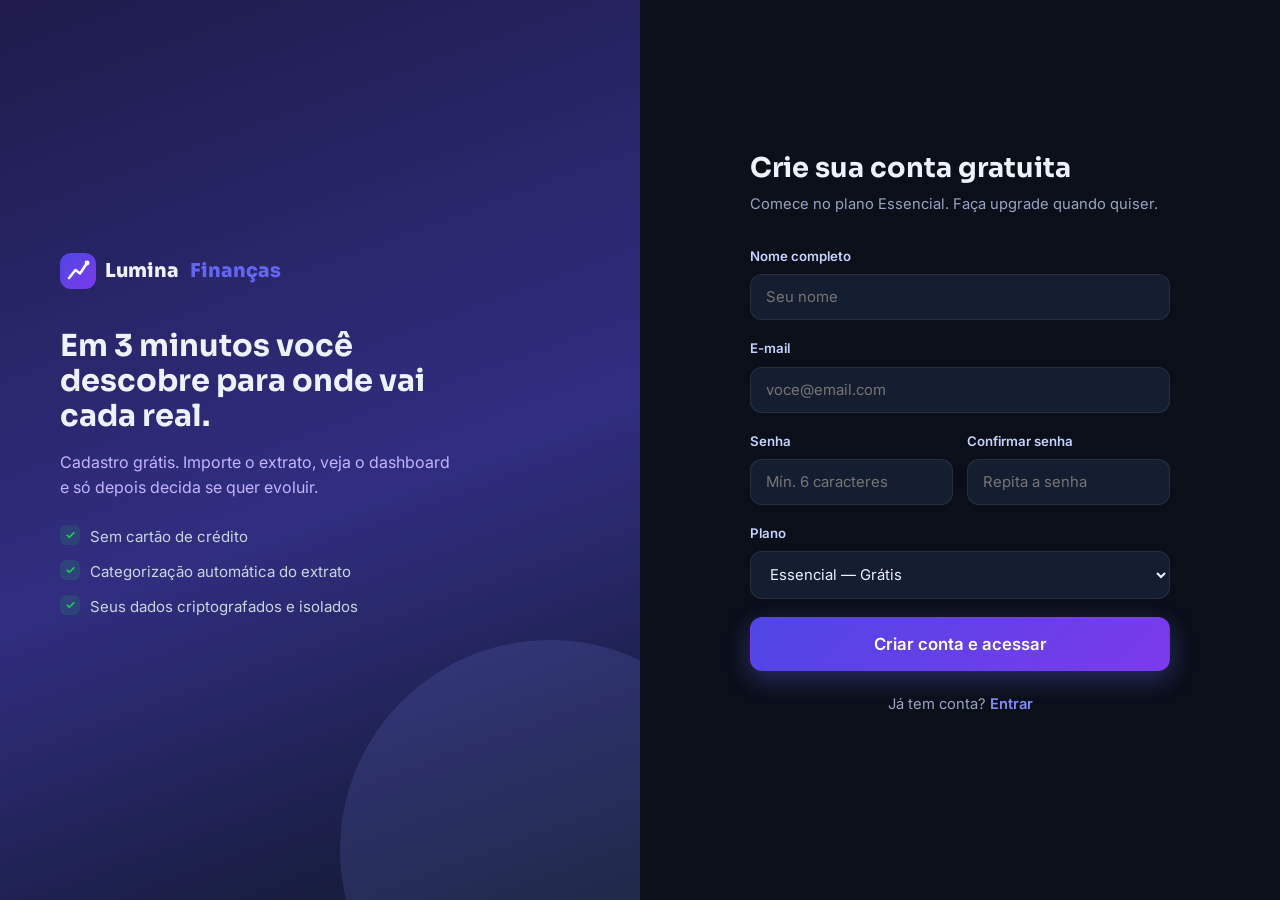
<file: backend/static/cadastro.html>
<!DOCTYPE html>
<html lang="pt-BR">
<head>
<meta charset="UTF-8">
<meta name="viewport" content="width=device-width, initial-scale=1.0">
<title>Criar conta grátis · Lumina Finanças</title>
<link href="https://fonts.googleapis.com/css2?family=Sora:wght@400;600;700;800&family=Inter:wght@400;500;600;700&display=swap" rel="stylesheet">
<link rel="stylesheet" href="css/style.css">
  <link rel="icon" type="image/svg+xml" href="assets/favicon.svg">
  <link rel="icon" type="image/png" sizes="32x32" href="assets/favicon-32.png">
  <link rel="apple-touch-icon" href="assets/apple-touch-icon.png">
</head>
<body>
<div class="auth-wrap">
  <aside class="auth-side">
    <a href="index.html" class="logo" style="margin-bottom:40px">
      <span class="logo-mark"><svg width="26" height="26" viewBox="0 0 26 26" fill="none"><path d="M4 20L10.5 12L15 15.5L22 5" stroke="currentColor" stroke-width="2.6" stroke-linecap="round" stroke-linejoin="round"/><circle cx="22" cy="5" r="2.4" fill="currentColor"/></svg></span>
      Lumina<span class="logo-accent">Finanças</span>
    </a>
    <h2>Em 3 minutos você descobre para onde vai cada real.</h2>
    <p>Cadastro grátis. Importe o extrato, veja o dashboard e só depois decida se quer evoluir.</p>
    <ul class="check-list" style="margin-top:24px">
      <li>Sem cartão de crédito</li>
      <li>Categorização automática do extrato</li>
      <li>Seus dados criptografados e isolados</li>
    </ul>
  </aside>
  <main class="auth-form-side">
    <div class="auth-card">
      <h1>Crie sua conta gratuita</h1>
      <p>Comece no plano Essencial. Faça upgrade quando quiser.</p>
      <div class="auth-error" id="erro"></div>
      <form id="formCadastro">
        <div class="field">
          <label>Nome completo</label>
          <input type="text" id="nome" required placeholder="Seu nome">
        </div>
        <div class="field">
          <label>E-mail</label>
          <input type="email" id="email" required placeholder="voce@email.com">
        </div>
        <div class="field-row">
          <div class="field">
            <label>Senha</label>
            <input type="password" id="senha" required minlength="6" placeholder="Mín. 6 caracteres">
          </div>
          <div class="field">
            <label>Confirmar senha</label>
            <input type="password" id="senha2" required placeholder="Repita a senha">
          </div>
        </div>
        <div class="field">
          <label>Plano</label>
          <select id="plano">
            <option value="essencial">Essencial — Grátis</option>
            <option value="pro">Pro — R$ 19,90/mês</option>
            <option value="business">Business — R$ 49,90/mês</option>
          </select>
        </div>
        <button type="submit" class="btn btn-primary btn-block btn-lg" id="btnCriar">Criar conta e acessar</button>
      </form>
      <p class="auth-alt">Já tem conta? <a href="login.html">Entrar</a></p>
    </div>
  </main>
</div>
<script>
const params = new URLSearchParams(location.search);
if (params.get('plano')) document.getElementById('plano').value = params.get('plano');
</script>
<script src="js/api.js"></script>
<script>
document.getElementById('formCadastro').addEventListener('submit', async e => {
  e.preventDefault();
  const erro = document.getElementById('erro');
  erro.style.display = 'none';
  const senha = document.getElementById('senha').value;
  if (senha !== document.getElementById('senha2').value) {
    erro.textContent = 'As senhas não coincidem.'; erro.style.display = 'block'; return;
  }
  const btn = document.getElementById('btnCriar');
  btn.disabled = true; btn.textContent = 'Criando conta…';
  try {
    await API.register({
      nome: document.getElementById('nome').value.trim(),
      email: document.getElementById('email').value.trim(),
      senha, plano: document.getElementById('plano').value, role: 'cliente',
    });
    // Após cadastro, já entra na conta
    await API.login(document.getElementById('email').value.trim(), senha, 'cliente');
    location.href = 'app.html';
  } catch (err) {
    erro.textContent = err.message; erro.style.display = 'block';
  } finally { btn.disabled = false; btn.textContent = 'Criar conta e acessar'; }
});
</script>
</body>
</html>
</file>
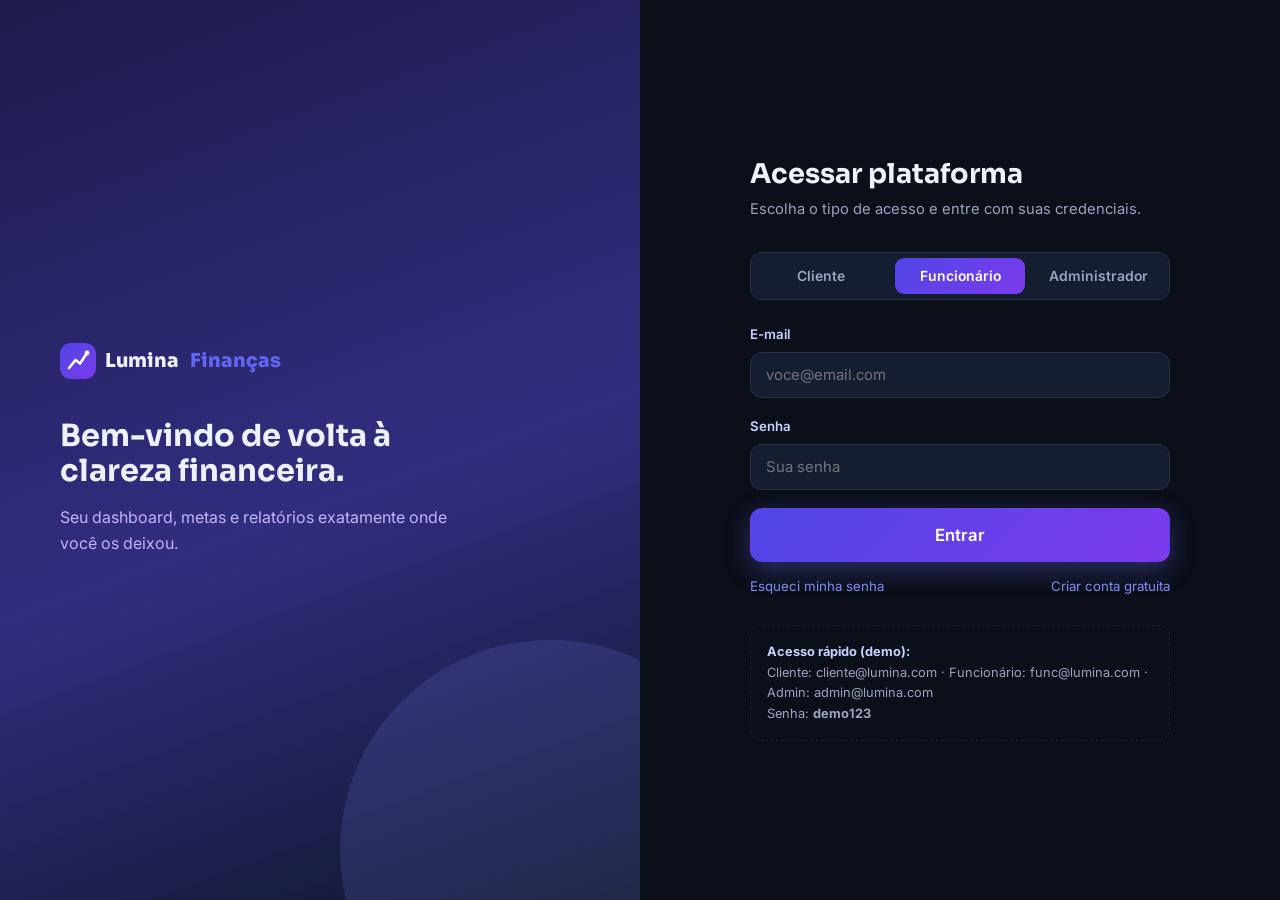
<file: backend/static/funcionario.html>
<!DOCTYPE html>
<html lang="pt-BR">
<head>
<meta charset="UTF-8">
<meta name="viewport" content="width=device-width, initial-scale=1.0">
<title>Portal do Funcionário · Lumina Finanças</title>
<link href="https://fonts.googleapis.com/css2?family=Sora:wght@400;600;700;800&family=Inter:wght@400;500;600;700&display=swap" rel="stylesheet">
<link rel="stylesheet" href="css/style.css">
  <link rel="icon" type="image/svg+xml" href="assets/favicon.svg">
  <link rel="icon" type="image/png" sizes="32x32" href="assets/favicon-32.png">
  <link rel="apple-touch-icon" href="assets/apple-touch-icon.png">
</head>
<body>
<div class="app-shell">
  <aside class="sidebar" id="sidebar">
    <a href="index.html" class="logo">
      <span class="logo-mark"><svg width="24" height="24" viewBox="0 0 26 26" fill="none"><path d="M4 20L10.5 12L15 15.5L22 5" stroke="currentColor" stroke-width="2.6" stroke-linecap="round" stroke-linejoin="round"/><circle cx="22" cy="5" r="2.4" fill="currentColor"/></svg></span>
      Lumina<span class="logo-accent">Finanças</span>
    </a>
    <nav class="side-nav">
      <a href="#" class="active"><span class="ico">✆</span> Fila de atendimento</a>
      <a href="#base"><span class="ico">?</span> Base de conhecimento</a>
    </nav>
    <div class="side-footer">
      <div class="side-user">
        <span class="avatar" style="background:#f59e0b">F</span>
        <div><strong>Funcionário</strong><small id="userEmail">func@lumina.com</small></div>
      </div>
      <button class="btn btn-outline btn-block" style="margin-top:10px" onclick="API.logout()">Sair</button>
    </div>
  </aside>

  <main class="main">
    <button class="menu-toggle" style="position:fixed;top:18px;left:18px;z-index:160;background:var(--card2);border:1px solid var(--line);border-radius:10px;padding:8px 12px" onclick="document.getElementById('sidebar').classList.toggle('open')">☰</button>
    <div class="topbar">
      <div><h1>Portal do funcionário</h1><span class="badge-role func" style="margin-top:6px">Acesso interno</span></div>
      <span class="date" id="hoje"></span>
    </div>

    <div class="kpi-grid" style="grid-template-columns:repeat(3,1fr)">
      <div class="kpi-card"><small>Chamados abertos</small><span class="val" id="kAbertos">—</span></div>
      <div class="kpi-card"><small>Em andamento</small><span class="val" style="color:var(--amber)" id="kAndamento">—</span></div>
      <div class="kpi-card"><small>Resolvidos</small><span class="val" style="color:var(--green)" id="kResolvidos">—</span></div>
    </div>

    <div class="panel">
      <div class="panel-head"><h3>Fila de atendimento</h3><span class="hint">suporte a usuários do SaaS</span></div>
      <div class="table-wrap">
        <table><thead><tr><th>#</th><th>Usuário</th><th>Assunto</th><th>Aberto em</th><th>Status</th><th></th></tr></thead>
        <tbody id="tbChamados"></tbody></table>
      </div>
    </div>

    <div class="panel">
      <div class="panel-head"><h3>Base de conhecimento rápida</h3></div>
      <details class="faq-item"><summary>Importação de CSV rejeitada — o que verificar?</summary>
        <p>Confirmar se o arquivo possui cabeçalho com colunas data, descrição, valor e tipo; se as datas seguem o formato dd/mm/aaaa; e se o separador é vírgula. Orientar o usuário a exportar novamente pelo internet banking.</p></details>
      <details class="faq-item"><summary>Usuário não consegue redefinir a senha</summary>
        <p>Verificar spam da caixa de entrada, validar o e-mail cadastrado e, se necessário, gerar token manualmente pelo endpoint administrativo.</p></details>
      <details class="faq-item"><summary>Categorias incorretas após importação</summary>
        <p>O sistema aprende com as correções do usuário. Orientá-lo a ajustar a categoria manualmente — a preferência será aplicada nas próximas importações.</p></details>
    </div>
  </main>
</div>
<script src="js/api.js"></script>
<script>
document.addEventListener('DOMContentLoaded', async () => {
  if (!localStorage.getItem('lumina_token')) { location.href = 'login.html?tipo=funcionario'; return; }
  try {
    const me = await API.me();
    document.getElementById('userEmail').textContent = me.email || 'func@lumina.com';
  } catch (e) {}
  document.getElementById('hoje').textContent = new Date().toLocaleDateString('pt-BR', { day: 'numeric', month: 'long', year: 'numeric' });

  const fila = await API.funcionarioFila();
  const count = st => fila.filter(c => c.status === st).length;
  document.getElementById('kAbertos').textContent = count('aberto');
  document.getElementById('kAndamento').textContent = count('andamento');
  document.getElementById('kResolvidos').textContent = count('resolvido');

  const chips = { aberto: '<span class="chip" style="background:rgba(239,68,68,.12);color:#fca5a5;border-color:rgba(239,68,68,.3)">Aberto</span>',
    andamento: '<span class="chip" style="background:rgba(245,158,11,.12);color:#fcd34d;border-color:rgba(245,158,11,.3)">Em andamento</span>',
    resolvido: '<span class="chip cat-alimentação">Resolvido</span>' };
  document.getElementById('tbChamados').innerHTML = fila.map(c => `<tr>
    <td>${c.id}</td><td><strong>${c.usuario}</strong></td><td>${c.assunto}</td>
    <td>${new Date(c.criado + 'T00:00:00').toLocaleDateString('pt-BR')}</td>
    <td>${chips[c.status] || c.status}</td>
    <td><div class="row-actions">${c.status !== 'resolvido' ? `<button onclick="this.closest('tr').querySelector('.chip').outerHTML='${chips.resolvido.replace(/"/g, '&quot;')}';alert('Chamado movido para resolvido.')">Resolver</button>` : ''}</div></td>
  </tr>`).join('');
});
</script>
</body>
</html>
</file>
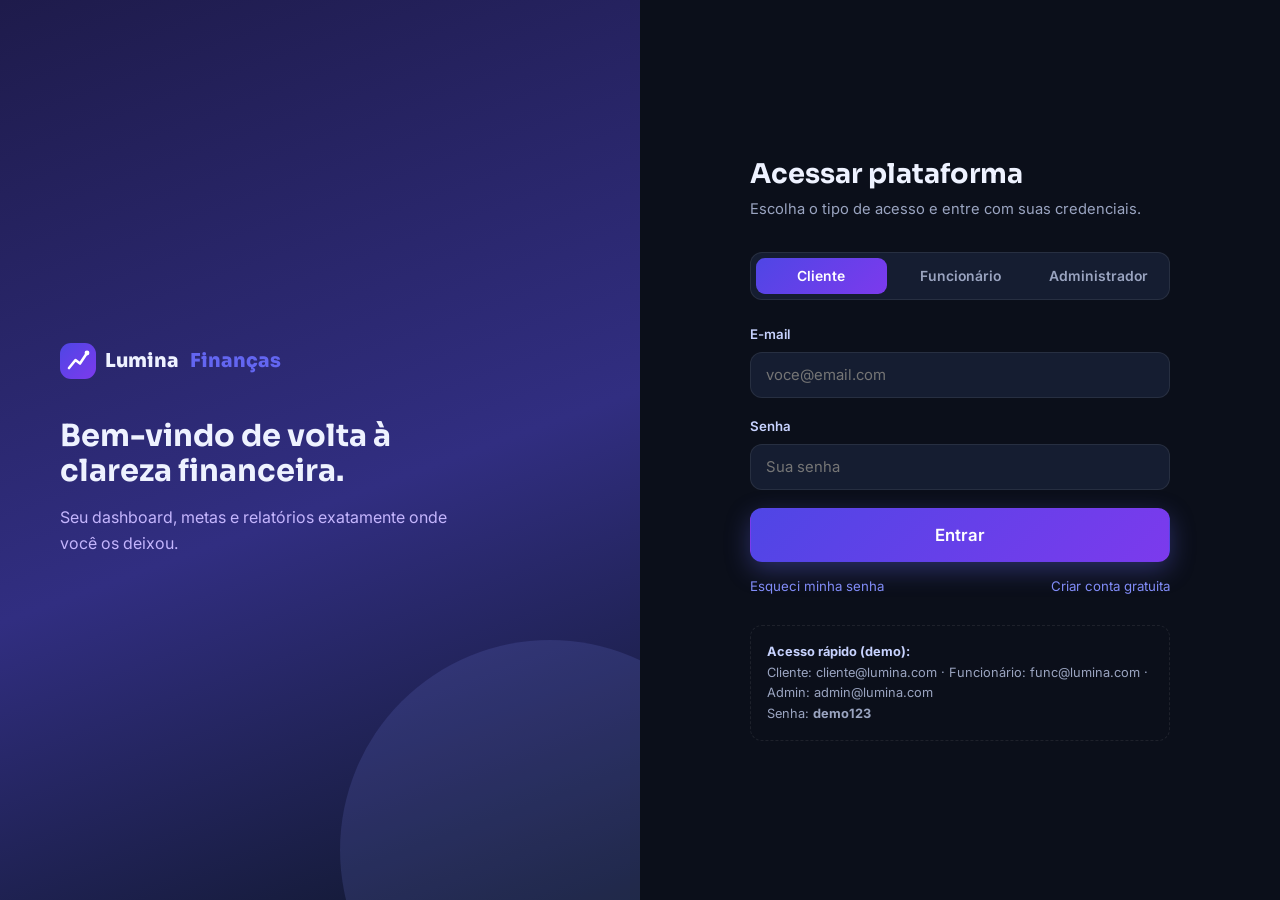
<file: backend/static/login.html>
<!DOCTYPE html>
<html lang="pt-BR">
<head>
<meta charset="UTF-8">
<meta name="viewport" content="width=device-width, initial-scale=1.0">
<title>Entrar · Lumina Finanças</title>
<link href="https://fonts.googleapis.com/css2?family=Sora:wght@400;600;700;800&family=Inter:wght@400;500;600;700&display=swap" rel="stylesheet">
<link rel="stylesheet" href="css/style.css">
  <link rel="icon" type="image/svg+xml" href="assets/favicon.svg">
  <link rel="icon" type="image/png" sizes="32x32" href="assets/favicon-32.png">
  <link rel="apple-touch-icon" href="assets/apple-touch-icon.png">
</head>
<body>
<div class="auth-wrap">
  <aside class="auth-side">
    <a href="index.html" class="logo" style="margin-bottom:40px">
      <span class="logo-mark"><svg width="26" height="26" viewBox="0 0 26 26" fill="none"><path d="M4 20L10.5 12L15 15.5L22 5" stroke="currentColor" stroke-width="2.6" stroke-linecap="round" stroke-linejoin="round"/><circle cx="22" cy="5" r="2.4" fill="currentColor"/></svg></span>
      Lumina<span class="logo-accent">Finanças</span>
    </a>
    <h2>Bem-vindo de volta à clareza financeira.</h2>
    <p>Seu dashboard, metas e relatórios exatamente onde você os deixou.</p>
  </aside>
  <main class="auth-form-side">
    <div class="auth-card">
      <h1>Acessar plataforma</h1>
      <p>Escolha o tipo de acesso e entre com suas credenciais.</p>

      <div class="auth-tabs" id="tabs">
        <button data-role="cliente" class="active">Cliente</button>
        <button data-role="funcionario">Funcionário</button>
        <button data-role="admin">Administrador</button>
      </div>

      <div class="auth-error" id="erro"></div>

      <form id="formLogin">
        <div class="field">
          <label>E-mail</label>
          <input type="email" id="email" required placeholder="voce@email.com" autocomplete="email">
        </div>
        <div class="field">
          <label>Senha</label>
          <input type="password" id="senha" required placeholder="Sua senha" autocomplete="current-password">
        </div>
        <button type="submit" class="btn btn-primary btn-block btn-lg" id="btnEntrar">Entrar</button>
      </form>

      <div class="auth-links">
        <a href="recuperar.html">Esqueci minha senha</a>
        <a href="cadastro.html">Criar conta gratuita</a>
      </div>

      <div style="margin-top:28px;padding:16px;border:1px dashed var(--line);border-radius:12px;font-size:.8rem;color:var(--muted)">
        <b style="color:#c7d2fe">Acesso rápido (demo):</b><br>
        Cliente: cliente@lumina.com · Funcionário: func@lumina.com · Admin: admin@lumina.com<br>Senha: <b>demo123</b>
      </div>
    </div>
  </main>
</div>
<script src="js/api.js"></script>
<script>
let role = new URLSearchParams(location.search).get('tipo') || 'cliente';
const tabs = document.getElementById('tabs');
function syncTabs(){ [...tabs.children].forEach(b => b.classList.toggle('active', b.dataset.role === role)); }
tabs.addEventListener('click', e => { if (e.target.dataset.role) { role = e.target.dataset.role; syncTabs(); } });
syncTabs();

document.getElementById('formLogin').addEventListener('submit', async e => {
  e.preventDefault();
  const erro = document.getElementById('erro');
  const btn = document.getElementById('btnEntrar');
  erro.style.display = 'none'; btn.disabled = true; btn.textContent = 'Entrando…';
  try {
    await API.login(document.getElementById('email').value.trim(), document.getElementById('senha').value, role);
    const destino = role === 'admin' ? 'admin.html' : role === 'funcionario' ? 'funcionario.html' : 'app.html';
    location.href = destino;
  } catch (err) {
    erro.textContent = err.message; erro.style.display = 'block';
  } finally { btn.disabled = false; btn.textContent = 'Entrar'; }
});
</script>
</body>
</html>
</file>
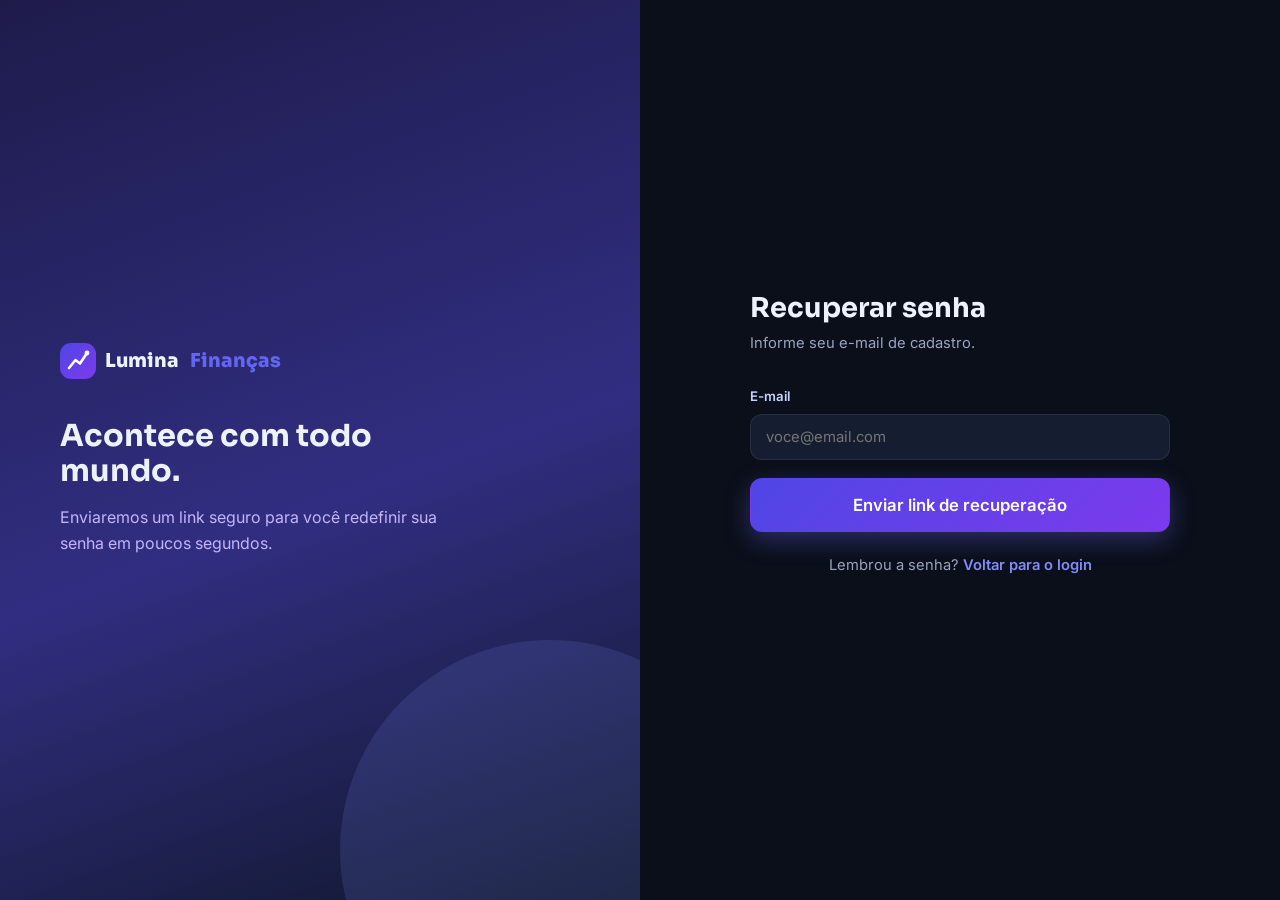
<file: backend/static/recuperar.html>
<!DOCTYPE html>
<html lang="pt-BR">
<head>
<meta charset="UTF-8">
<meta name="viewport" content="width=device-width, initial-scale=1.0">
<title>Recuperar senha · Lumina Finanças</title>
<link href="https://fonts.googleapis.com/css2?family=Sora:wght@400;600;700;800&family=Inter:wght@400;500;600;700&display=swap" rel="stylesheet">
<link rel="stylesheet" href="css/style.css">
  <link rel="icon" type="image/svg+xml" href="assets/favicon.svg">
  <link rel="icon" type="image/png" sizes="32x32" href="assets/favicon-32.png">
  <link rel="apple-touch-icon" href="assets/apple-touch-icon.png">
</head>
<body>
<div class="auth-wrap">
  <aside class="auth-side">
    <a href="index.html" class="logo" style="margin-bottom:40px">
      <span class="logo-mark"><svg width="26" height="26" viewBox="0 0 26 26" fill="none"><path d="M4 20L10.5 12L15 15.5L22 5" stroke="currentColor" stroke-width="2.6" stroke-linecap="round" stroke-linejoin="round"/><circle cx="22" cy="5" r="2.4" fill="currentColor"/></svg></span>
      Lumina<span class="logo-accent">Finanças</span>
    </a>
    <h2>Acontece com todo mundo.</h2>
    <p>Enviaremos um link seguro para você redefinir sua senha em poucos segundos.</p>
  </aside>
  <main class="auth-form-side">
    <div class="auth-card">
      <h1>Recuperar senha</h1>
      <p>Informe seu e-mail de cadastro.</p>
      <div class="auth-error" id="erro"></div>
      <div class="auth-error" id="ok" style="display:none;background:rgba(34,197,94,.1);border-color:rgba(34,197,94,.4);color:#86efac"></div>
      <form id="formRec">
        <div class="field">
          <label>E-mail</label>
          <input type="email" id="email" required placeholder="voce@email.com">
        </div>
        <button type="submit" class="btn btn-primary btn-block btn-lg">Enviar link de recuperação</button>
      </form>
      <p class="auth-alt">Lembrou a senha? <a href="login.html">Voltar para o login</a></p>
    </div>
  </main>
</div>
<script src="js/api.js"></script>
<script>
document.getElementById('formRec').addEventListener('submit', async e => {
  e.preventDefault();
  const erro = document.getElementById('erro'), ok = document.getElementById('ok');
  erro.style.display = 'none'; ok.style.display = 'none';
  try {
    await API.request ? null : null;
    const res = await fetch(API.BASE + '/api/auth/recuperar', {
      method: 'POST', headers: { 'Content-Type': 'application/json' },
      body: JSON.stringify({ email: document.getElementById('email').value.trim() }),
    });
    if (!res.ok) throw new Error('Não foi possível enviar agora.');
    ok.textContent = 'Link enviado! Verifique sua caixa de entrada.';
    ok.style.display = 'block';
  } catch (err) {
    // Backend offline: simula o fluxo no modo demo
    ok.textContent = 'Se este e-mail estiver cadastrado, você receberá o link de recuperação em instantes.';
    ok.style.display = 'block';
  }
});
</script>
</body>
</html>
</file>
<file: backend/static/css/style.css>
:root{
  --bg:#0b0f1a; --bg2:#101627; --card:#151d31; --card2:#1a2440;
  --line:rgba(255,255,255,.08);
  --text:#eef2ff; --muted:#9aa4c0;
  --green:#22c55e; --indigo:#6366f1; --amber:#f59e0b; --pink:#ec4899;
  --primary:#4f46e5; --primary2:#7c3aed;
  --radius:18px;
  --font-display:'Sora',sans-serif; --font-body:'Inter',sans-serif;
}
*{margin:0;padding:0;box-sizing:border-box}
html{scroll-behavior:smooth}
body{font-family:var(--font-body);background:var(--bg);color:var(--text);line-height:1.6;-webkit-font-smoothing:antialiased}
h1,h2,h3,h4{font-family:var(--font-display);line-height:1.15}
.container{max-width:1180px;margin:0 auto;padding:0 24px}
img{max-width:100%}

/* ============ BUTTONS ============ */
.btn{display:inline-flex;align-items:center;justify-content:center;gap:8px;padding:12px 24px;border-radius:12px;font-weight:600;font-size:.95rem;text-decoration:none;border:1px solid transparent;cursor:pointer;transition:.25s;font-family:var(--font-body)}
.btn-primary{background:linear-gradient(135deg,var(--primary),var(--primary2));color:#fff;box-shadow:0 8px 24px rgba(99,102,241,.35)}
.btn-primary:hover{transform:translateY(-2px);box-shadow:0 12px 32px rgba(99,102,241,.5)}
.btn-ghost{color:var(--text);padding:12px 16px}
.btn-ghost:hover{color:#fff}
.btn-outline{border-color:var(--line);color:var(--text);background:rgba(255,255,255,.03)}
.btn-outline:hover{border-color:var(--indigo);background:rgba(99,102,241,.08)}
.btn-light{background:#fff;color:#1e1b4b}
.btn-light:hover{transform:translateY(-2px)}
.btn-lg{padding:16px 32px;font-size:1.05rem}
.btn-block{width:100%}
.btn-danger{background:rgba(239,68,68,.12);color:#f87171;border-color:rgba(239,68,68,.3)}
.btn-sm{padding:7px 14px;font-size:.82rem;border-radius:9px}

/* ============ HEADER ============ */
.header{position:fixed;top:0;left:0;right:0;z-index:100;background:rgba(11,15,26,.75);backdrop-filter:blur(14px);border-bottom:1px solid var(--line)}
.header-inner{display:flex;align-items:center;justify-content:space-between;height:72px}
.logo{display:flex;align-items:center;gap:9px;font-family:var(--font-display);font-weight:800;font-size:1.2rem;color:var(--text);text-decoration:none}
.logo-mark{display:grid;place-items:center;width:36px;height:36px;border-radius:11px;background:linear-gradient(135deg,var(--primary),var(--primary2));color:#fff}
.logo-accent{color:var(--indigo);margin-left:2px}
.nav{display:flex;gap:30px}
.nav a{color:var(--muted);text-decoration:none;font-size:.92rem;font-weight:500;transition:.2s}
.nav a:hover{color:#fff}
.header-actions{display:flex;gap:10px;align-items:center}
.menu-toggle{display:none;background:none;border:none;color:#fff;font-size:1.5rem}

/* ============ HERO ============ */
.hero{position:relative;padding:170px 0 90px;overflow:hidden}
.hero-bg{position:absolute;inset:0;background:
  radial-gradient(700px 420px at 85% 12%,rgba(99,102,241,.22),transparent 60%),
  radial-gradient(560px 420px at 8% 88%,rgba(34,197,94,.12),transparent 60%);pointer-events:none}
.hero-grid{position:relative;display:grid;grid-template-columns:1.05fr .95fr;gap:60px;align-items:center}
.badge{display:inline-block;padding:7px 16px;border-radius:99px;border:1px solid rgba(99,102,241,.4);background:rgba(99,102,241,.1);color:#a5b4fc;font-size:.8rem;font-weight:600;margin-bottom:22px}
.hero h1{font-size:clamp(2.1rem,4.4vw,3.4rem);font-weight:800;letter-spacing:-.5px}
.grad-text{background:linear-gradient(90deg,#818cf8,#22c55e);-webkit-background-clip:text;background-clip:text;color:transparent}
.hero-sub{margin:22px 0 30px;font-size:1.13rem;color:var(--muted);max-width:540px}
.hero-ctas{display:flex;gap:14px;flex-wrap:wrap}
.hero-note{margin-top:14px;font-size:.82rem;color:var(--muted)}
.hero-proof{display:flex;align-items:center;gap:14px;margin-top:34px}
.hero-proof p{font-size:.9rem;color:var(--muted)}
.hero-proof strong{color:#fff}
.avatars{display:flex}
.avatar{width:36px;height:36px;border-radius:50%;display:grid;place-items:center;font-weight:700;font-size:.85rem;border:2px solid var(--bg);margin-left:-9px}
.avatar:first-child{margin-left:0}
.avatar:nth-child(1){background:#6366f1}.avatar:nth-child(2){background:#22c55e}.avatar:nth-child(3){background:#f59e0b}.avatar:nth-child(4){background:#ec4899}

.hero-visual{position:relative;min-height:520px}
.dash-card{background:linear-gradient(160deg,var(--card2),var(--card));border:1px solid var(--line);border-radius:22px;padding:22px;box-shadow:0 30px 80px rgba(0,0,0,.5)}
.dash-head{display:flex;align-items:center;gap:7px;margin-bottom:18px}
.dot{width:10px;height:10px;border-radius:50%}
.dot.green{background:#22c55e}.dot.yellow{background:#f59e0b}.dot.red{background:#ef4444}
.dash-title{margin-left:auto;font-size:.78rem;color:var(--muted)}
.dash-kpis{display:grid;grid-template-columns:1fr 1fr;gap:10px;margin-bottom:18px}
.kpi{background:rgba(255,255,255,.04);border:1px solid var(--line);border-radius:13px;padding:12px 14px}
.kpi small{display:block;color:var(--muted);font-size:.72rem;margin-bottom:3px}
.kpi strong{font-family:var(--font-display);font-size:1.06rem}
.kpi .pos{color:var(--green)}.kpi .neg{color:#f87171}
.dash-body{display:flex;gap:22px;align-items:center}
.donut-wrap{position:relative;width:150px;flex-shrink:0}
.donut{width:150px;height:150px}
.donut-center{position:absolute;inset:0;display:flex;flex-direction:column;align-items:center;justify-content:center}
.donut-center strong{font-family:var(--font-display);font-size:1rem}
.donut-center small{font-size:.68rem;color:var(--muted)}
.legend{list-style:none;flex:1;display:flex;flex-direction:column;gap:9px;font-size:.83rem}
.legend li{display:flex;align-items:center;gap:8px;color:var(--muted)}
.legend b{margin-left:auto;color:var(--text)}
.lg{width:10px;height:10px;border-radius:3px}
.lg.green{background:var(--green)}.lg.indigo{background:var(--indigo)}.lg.amber{background:var(--amber)}.lg.pink{background:var(--pink)}

.alert-card{position:absolute;left:-34px;bottom:44px;display:flex;gap:12px;background:rgba(21,29,49,.92);backdrop-filter:blur(10px);border:1px solid rgba(245,158,11,.35);border-radius:16px;padding:14px 16px;max-width:270px;box-shadow:0 20px 50px rgba(0,0,0,.45)}
.alert-icon{font-size:1.3rem}
.alert-card strong{font-size:.85rem}
.alert-card p{font-size:.76rem;color:var(--muted);margin-top:2px}
.goal-card{position:absolute;right:-18px;top:-26px;background:rgba(21,29,49,.92);backdrop-filter:blur(10px);border:1px solid var(--line);border-radius:16px;padding:14px 16px;width:230px;box-shadow:0 20px 50px rgba(0,0,0,.45)}
.goal-head{display:flex;justify-content:space-between;font-size:.83rem;margin-bottom:9px}
.goal-head span{color:var(--green);font-weight:700}
.goal-bar{height:8px;border-radius:99px;background:rgba(255,255,255,.08);overflow:hidden;margin-bottom:7px}
.goal-bar span{display:block;height:100%;background:linear-gradient(90deg,var(--green),#86efac);border-radius:99px}
.goal-card small{font-size:.72rem;color:var(--muted)}
.floating{animation:float 6s ease-in-out infinite}
.floating-2{animation:float 7s ease-in-out infinite 1s}
.floating-3{animation:float 6.5s ease-in-out infinite .5s}
@keyframes float{0%,100%{transform:translateY(0)}50%{transform:translateY(-12px)}}

/* ============ LOGOS ============ */
.logos{border-top:1px solid var(--line);border-bottom:1px solid var(--line);padding:30px 0}
.logos p{text-align:center;font-size:.78rem;letter-spacing:.14em;text-transform:uppercase;color:var(--muted);margin-bottom:18px}
.logos-row{display:flex;flex-wrap:wrap;justify-content:center;gap:16px 46px}
.logos-row span{color:#5b6685;font-family:var(--font-display);font-weight:700;font-size:1.02rem}

/* ============ SECTIONS ============ */
.section{padding:100px 0}
.section-alt{background:var(--bg2)}
.section-head{max-width:680px;margin:0 auto 60px;text-align:center}
.eyebrow{display:inline-block;color:#818cf8;font-weight:700;font-size:.78rem;letter-spacing:.16em;text-transform:uppercase;margin-bottom:14px}
.section-head h2{font-size:clamp(1.7rem,3.2vw,2.5rem);letter-spacing:-.4px}
.section-head p{margin-top:16px;color:var(--muted);font-size:1.05rem}

/* ============ STEPS ============ */
.steps{display:grid;grid-template-columns:repeat(3,1fr);gap:24px}
.step-card{background:var(--card);border:1px solid var(--line);border-radius:var(--radius);padding:34px 28px;position:relative;overflow:hidden;transition:.3s}
.step-card:hover{transform:translateY(-6px);border-color:rgba(99,102,241,.45)}
.step-num{font-family:var(--font-display);font-size:2.6rem;font-weight:800;background:linear-gradient(135deg,#818cf8,#22c55e);-webkit-background-clip:text;background-clip:text;color:transparent}
.step-card h3{margin:14px 0 10px;font-size:1.2rem}
.step-card p{color:var(--muted);font-size:.93rem}
.step-card b,.step-card i{color:#c7d2fe}

/* ============ ABOUT ============ */
.about-grid{display:grid;grid-template-columns:.9fr 1.1fr;gap:64px;align-items:center}
.about-visual{display:grid;gap:16px}
.stat-tile{background:var(--card);border:1px solid var(--line);border-radius:var(--radius);padding:26px}
.stat-tile strong{display:block;font-family:var(--font-display);font-size:2rem;color:var(--green)}
.stat-tile small{color:var(--muted);font-size:.88rem}
.about-copy h2{font-size:clamp(1.6rem,3vw,2.3rem);letter-spacing:-.4px;margin-bottom:18px}
.about-copy p{color:var(--muted);margin-bottom:14px}
.about-copy b{color:#e0e7ff}
.check-list{list-style:none;margin:22px 0 28px;display:grid;gap:11px}
.check-list li{padding-left:30px;position:relative;font-size:.94rem;color:#cbd5e1}
.check-list li::before{content:"✓";position:absolute;left:0;top:0;width:20px;height:20px;border-radius:6px;background:rgba(34,197,94,.15);color:var(--green);display:grid;place-items:center;font-size:.75rem;font-weight:700}

/* ============ FEATURES ============ */
.features{display:grid;grid-template-columns:repeat(4,1fr);gap:20px}
.feature-card{background:var(--card);border:1px solid var(--line);border-radius:var(--radius);padding:28px 24px;transition:.3s}
.feature-card:hover{transform:translateY(-5px);border-color:rgba(99,102,241,.4)}
.f-icon{width:46px;height:46px;border-radius:13px;background:linear-gradient(135deg,rgba(99,102,241,.2),rgba(124,58,237,.2));border:1px solid rgba(99,102,241,.35);display:grid;place-items:center;font-size:1.25rem;margin-bottom:16px}
.feature-card h3{font-size:1.02rem;margin-bottom:8px}
.feature-card p{color:var(--muted);font-size:.85rem}

/* ============ BENEFITS ============ */
.benefits-grid{display:grid;grid-template-columns:1fr 1fr;gap:64px;align-items:start}
.benefits-copy h2{font-size:clamp(1.6rem,3vw,2.3rem);margin-bottom:14px}
.benefits-copy>p{color:var(--muted);margin-bottom:26px}
.benefit-item{display:flex;gap:18px;margin-bottom:24px}
.b-num{font-family:var(--font-display);font-weight:800;font-size:1.4rem;color:var(--green);min-width:64px}
.benefit-item h4{font-size:1rem;margin-bottom:4px}
.benefit-item p{color:var(--muted);font-size:.88rem}
.quote-stack{display:grid;gap:18px}
.quote-card{background:var(--card);border:1px solid var(--line);border-radius:var(--radius);padding:26px}
.quote-card p{font-size:.95rem;font-style:italic;color:#dbe3f8;margin-bottom:16px}
.quote-card footer strong{display:block;font-size:.9rem}
.quote-card footer span{font-size:.78rem;color:var(--muted)}

/* ============ OBJECTIONS ============ */
.objections{display:grid;grid-template-columns:1fr 1fr;gap:20px}
.obj-card{background:var(--card);border:1px solid var(--line);border-radius:var(--radius);padding:28px}
.obj-card h4{font-size:1.05rem;margin-bottom:10px;color:#c7d2fe}
.obj-card p{color:var(--muted);font-size:.9rem}
.obj-card b{color:#e0e7ff}

/* ============ PRICING ============ */
.pricing{display:grid;grid-template-columns:repeat(3,1fr);gap:24px;align-items:stretch}
.price-card{background:var(--card);border:1px solid var(--line);border-radius:22px;padding:36px 30px;display:flex;flex-direction:column;position:relative;transition:.3s}
.price-card:hover{transform:translateY(-6px)}
.price-card.featured{border:2px solid var(--indigo);background:linear-gradient(170deg,var(--card2),var(--card));box-shadow:0 24px 70px rgba(99,102,241,.25)}
.flag{position:absolute;top:-13px;left:50%;transform:translateX(-50%);background:linear-gradient(135deg,var(--primary),var(--primary2));padding:5px 18px;border-radius:99px;font-size:.72rem;font-weight:700;letter-spacing:.08em;text-transform:uppercase}
.price-card h3{font-size:1.15rem;margin-bottom:8px}
.price{font-family:var(--font-display);font-size:3rem;font-weight:800}
.price span{font-size:1.1rem;vertical-align:top;color:var(--muted)}
.price small{font-size:1rem;color:var(--muted);font-weight:600}
.price-desc{color:var(--muted);font-size:.88rem;margin:8px 0 22px}
.price-card ul{list-style:none;display:grid;gap:11px;margin-bottom:28px;flex:1}
.price-card li{padding-left:26px;position:relative;font-size:.88rem;color:#cbd5e1}
.price-card li::before{content:"✓";position:absolute;left:0;color:var(--green);font-weight:700}

/* ============ GUARANTEE ============ */
.guarantee{margin-top:34px;display:flex;gap:16px;align-items:center;background:rgba(34,197,94,.07);border:1px solid rgba(34,197,94,.3);border-radius:16px;padding:20px 26px}
.guarantee-icon{width:42px;height:42px;flex-shrink:0;border-radius:50%;background:var(--green);color:#06240f;display:grid;place-items:center;font-size:1.2rem;font-weight:800}
.guarantee p{font-size:.92rem;color:#cbd5e1}
.guarantee strong{color:#fff}

/* ============ FAQ ============ */
.faq-container{max-width:780px}
.faq-item{border:1px solid var(--line);border-radius:14px;margin-bottom:12px;background:var(--card);overflow:hidden}
.faq-item summary{padding:20px 24px;cursor:pointer;font-weight:600;font-size:.98rem;list-style:none;display:flex;justify-content:space-between;align-items:center}
.faq-item summary::after{content:"+";font-size:1.4rem;color:var(--indigo);transition:.25s}
.faq-item[open] summary::after{transform:rotate(45deg)}
.faq-item p{padding:0 24px 20px;color:var(--muted);font-size:.9rem}

/* ============ CTA FINAL ============ */
.cta-final{padding:110px 0;text-align:center;background:linear-gradient(135deg,#312e81,#4c1d95);position:relative;overflow:hidden}
.cta-final h2{font-size:clamp(1.6rem,3.4vw,2.5rem);letter-spacing:-.4px;margin-bottom:16px}
.cta-final p{color:#ddd6fe;margin-bottom:30px;font-size:1.05rem}
.cta-final small{display:block;margin-top:16px;color:#c4b5fd;font-size:.82rem}
.cta-final::before{content:"";position:absolute;width:520px;height:520px;border-radius:50%;background:rgba(255,255,255,.06);top:-260px;right:-140px}

/* ============ FOOTER ============ */
.footer{border-top:1px solid var(--line);padding:64px 0 30px;background:var(--bg2)}
.footer-grid{display:grid;grid-template-columns:1.4fr 1fr 1fr 1fr;gap:40px}
.footer-brand p{color:var(--muted);font-size:.88rem;margin-top:14px;max-width:300px}
.footer-col h5{font-family:var(--font-display);font-size:.85rem;letter-spacing:.1em;text-transform:uppercase;margin-bottom:16px;color:#c7d2fe}
.footer-col a{display:block;color:var(--muted);text-decoration:none;font-size:.88rem;margin-bottom:10px;transition:.2s}
.footer-col a:hover{color:#fff}
.footer-bottom{display:flex;justify-content:space-between;gap:16px;flex-wrap:wrap;margin-top:48px;padding-top:24px;border-top:1px solid var(--line)}
.footer-bottom p{font-size:.8rem;color:#5b6685}

/* ============ AUTH PAGES ============ */
.auth-wrap{min-height:100vh;display:grid;grid-template-columns:1fr 1fr}
.auth-side{background:linear-gradient(160deg,#1e1b4b,#312e81 55%,#0f172a);display:flex;flex-direction:column;justify-content:center;padding:60px;position:relative;overflow:hidden}
.auth-side::after{content:"";position:absolute;width:420px;height:420px;border-radius:50%;background:rgba(129,140,248,.15);bottom:-160px;right:-120px}
.auth-side h2{font-size:1.9rem;max-width:420px;margin-bottom:16px}
.auth-side p{color:#c4b5fd;max-width:400px}
.auth-form-side{display:flex;align-items:center;justify-content:center;padding:40px;background:var(--bg)}
.auth-card{width:100%;max-width:420px}
.auth-card h1{font-size:1.7rem;margin-bottom:8px}
.auth-card>p{color:var(--muted);font-size:.92rem;margin-bottom:30px}
.field{margin-bottom:18px}
.field label{display:block;font-size:.83rem;font-weight:600;color:#c7d2fe;margin-bottom:7px}
.field input,.field select,.field textarea{width:100%;padding:13px 15px;border-radius:12px;border:1px solid var(--line);background:var(--card);color:var(--text);font-size:.93rem;font-family:var(--font-body);transition:.2s}
.field input:focus,.field select:focus,.field textarea:focus{outline:none;border-color:var(--indigo);box-shadow:0 0 0 3px rgba(99,102,241,.18)}
.field-row{display:grid;grid-template-columns:1fr 1fr;gap:14px}
.auth-alt{text-align:center;margin-top:22px;font-size:.88rem;color:var(--muted)}
.auth-alt a{color:#818cf8;text-decoration:none;font-weight:600}
.auth-links{display:flex;justify-content:space-between;margin-top:14px;font-size:.83rem}
.auth-links a{color:#818cf8;text-decoration:none}
.auth-error{background:rgba(239,68,68,.12);border:1px solid rgba(239,68,68,.35);color:#fca5a5;padding:11px 15px;border-radius:11px;font-size:.85rem;margin-bottom:16px;display:none}
.auth-tabs{display:flex;gap:8px;margin-bottom:24px;background:var(--card);padding:5px;border-radius:12px;border:1px solid var(--line)}
.auth-tabs button{flex:1;padding:10px;border:none;border-radius:9px;background:transparent;color:var(--muted);font-weight:600;font-size:.87rem;cursor:pointer;font-family:var(--font-body)}
.auth-tabs button.active{background:linear-gradient(135deg,var(--primary),var(--primary2));color:#fff}

/* ============ APP (DASHBOARD) ============ */
.app-shell{display:flex;min-height:100vh}
.sidebar{width:250px;flex-shrink:0;background:var(--bg2);border-right:1px solid var(--line);padding:24px 16px;display:flex;flex-direction:column;position:sticky;top:0;height:100vh}
.sidebar .logo{margin-bottom:36px;padding:0 8px}
.side-nav{display:flex;flex-direction:column;gap:4px;flex:1}
.side-nav a{display:flex;align-items:center;gap:11px;padding:11px 14px;border-radius:11px;color:var(--muted);text-decoration:none;font-size:.9rem;font-weight:500;transition:.2s}
.side-nav a:hover{background:rgba(255,255,255,.04);color:#fff}
.side-nav a.active{background:linear-gradient(135deg,rgba(79,70,229,.25),rgba(124,58,237,.2));color:#fff;border:1px solid rgba(99,102,241,.35)}
.side-nav a .ico{width:20px;text-align:center}
.side-footer{border-top:1px solid var(--line);padding-top:16px}
.side-user{display:flex;align-items:center;gap:10px;padding:8px}
.side-user .avatar{margin:0}
.side-user small{display:block;color:var(--muted);font-size:.72rem}
.side-user strong{font-size:.85rem}
.main{flex:1;padding:32px 36px;min-width:0}
.topbar{display:flex;justify-content:space-between;align-items:center;margin-bottom:30px}
.topbar h1{font-size:1.55rem}
.topbar .date{color:var(--muted);font-size:.88rem}
.topbar-actions{display:flex;gap:10px}

.kpi-grid{display:grid;grid-template-columns:repeat(4,1fr);gap:16px;margin-bottom:26px}
.kpi-card{background:var(--card);border:1px solid var(--line);border-radius:16px;padding:20px 22px}
.kpi-card small{color:var(--muted);font-size:.78rem;display:block;margin-bottom:6px}
.kpi-card .val{font-family:var(--font-display);font-size:1.45rem;font-weight:800}
.kpi-card .tag{font-size:.72rem;font-weight:600;padding:3px 9px;border-radius:99px;margin-left:8px}
.tag.pos{background:rgba(34,197,94,.14);color:var(--green)}
.tag.neg{background:rgba(239,68,68,.14);color:#f87171}

.panel{background:var(--card);border:1px solid var(--line);border-radius:16px;padding:24px;margin-bottom:22px}
.panel-head{display:flex;justify-content:space-between;align-items:center;margin-bottom:18px}
.panel-head h3{font-size:1.05rem}
.panel-head .hint{font-size:.78rem;color:var(--muted)}
.charts-row{display:grid;grid-template-columns:1fr 1.6fr;gap:16px;margin-bottom:22px}
.chart-box{position:relative;height:290px}

.alert-list{display:grid;gap:10px}
.alert-item{display:flex;gap:12px;align-items:flex-start;padding:13px 15px;border-radius:12px;background:rgba(245,158,11,.07);border:1px solid rgba(245,158,11,.28);font-size:.86rem}
.alert-item.danger{background:rgba(239,68,68,.07);border-color:rgba(239,68,68,.3)}
.alert-item.info{background:rgba(99,102,241,.08);border-color:rgba(99,102,241,.3)}
.alert-item strong{display:block;font-size:.87rem}
.alert-item span{color:var(--muted);font-size:.8rem}

.goals-grid{display:grid;grid-template-columns:repeat(3,1fr);gap:16px}
.goal-tile{background:var(--card2);border:1px solid var(--line);border-radius:14px;padding:18px}
.goal-tile h4{font-size:.92rem;margin-bottom:8px}
.goal-meta{display:flex;justify-content:space-between;font-size:.78rem;color:var(--muted);margin-top:9px}
.goal-meta b{color:var(--green)}

.table-wrap{overflow-x:auto}
table{width:100%;border-collapse:collapse;font-size:.87rem}
th{text-align:left;padding:11px 14px;color:var(--muted);font-weight:600;font-size:.74rem;letter-spacing:.08em;text-transform:uppercase;border-bottom:1px solid var(--line)}
td{padding:12px 14px;border-bottom:1px solid rgba(255,255,255,.05)}
tr:hover td{background:rgba(255,255,255,.02)}
.val-pos{color:var(--green);font-weight:600}
.val-neg{color:#f87171;font-weight:600}
.chip{display:inline-block;padding:3px 11px;border-radius:99px;font-size:.72rem;font-weight:600;background:rgba(99,102,241,.14);color:#a5b4fc;border:1px solid rgba(99,102,241,.3)}
.chip.cat-alimentação{background:rgba(34,197,94,.12);color:#86efac;border-color:rgba(34,197,94,.3)}
.chip.cat-transporte{background:rgba(245,158,11,.12);color:#fcd34d;border-color:rgba(245,158,11,.3)}
.chip.cat-moradia{background:rgba(99,102,241,.14);color:#a5b4fc;border-color:rgba(99,102,241,.35)}
.chip.cat-saúde{background:rgba(236,72,153,.12);color:#f9a8d4;border-color:rgba(236,72,153,.3)}
.chip.cat-assinaturas{background:rgba(14,165,233,.12);color:#7dd3fc;border-color:rgba(14,165,233,.3)}
.row-actions{display:flex;gap:6px}
.row-actions button{background:rgba(255,255,255,.05);border:1px solid var(--line);color:var(--muted);border-radius:8px;padding:5px 10px;cursor:pointer;font-size:.78rem;transition:.2s}
.row-actions button:hover{color:#fff;border-color:var(--indigo)}
.row-actions button.del:hover{color:#f87171;border-color:#ef4444}

.filters{display:grid;grid-template-columns:repeat(6,1fr) auto;gap:10px;margin-bottom:16px;align-items:end}
.filters .field{margin-bottom:0}
.filters input,.filters select{padding:10px 12px;font-size:.85rem}

.modal-overlay{position:fixed;inset:0;background:rgba(5,8,15,.75);backdrop-filter:blur(6px);display:none;align-items:center;justify-content:center;z-index:200;padding:20px}
.modal-overlay.open{display:flex}
.modal{background:var(--card2);border:1px solid var(--line);border-radius:20px;padding:30px;width:100%;max-width:480px;max-height:90vh;overflow-y:auto}
.modal h3{font-size:1.2rem;margin-bottom:22px}
.modal-actions{display:flex;gap:10px;margin-top:24px}
.modal-actions .btn{flex:1}

.upload-zone{border:2px dashed rgba(99,102,241,.45);border-radius:16px;padding:38px 24px;text-align:center;cursor:pointer;transition:.25s;background:rgba(99,102,241,.04)}
.upload-zone:hover,.upload-zone.drag{border-color:var(--indigo);background:rgba(99,102,241,.1)}
.upload-zone .up-ico{font-size:2.2rem;margin-bottom:10px}
.upload-zone p{color:var(--muted);font-size:.88rem}
.upload-zone b{color:#c7d2fe}
.import-result{margin-top:16px;display:none}
.import-stats{display:grid;grid-template-columns:repeat(4,1fr);gap:10px;margin-top:14px}
.import-stat{background:rgba(255,255,255,.04);border:1px solid var(--line);border-radius:12px;padding:14px;text-align:center}
.import-stat strong{display:block;font-family:var(--font-display);font-size:1.3rem}
.import-stat small{color:var(--muted);font-size:.72rem}

.toast{position:fixed;bottom:26px;right:26px;background:var(--card2);border:1px solid rgba(34,197,94,.45);color:#fff;padding:14px 22px;border-radius:13px;font-size:.88rem;box-shadow:0 16px 44px rgba(0,0,0,.5);display:none;z-index:300}
.toast.err{border-color:rgba(239,68,68,.5)}

.badge-role{display:inline-block;padding:4px 13px;border-radius:99px;font-size:.72rem;font-weight:700;background:rgba(99,102,241,.15);color:#a5b4fc;border:1px solid rgba(99,102,241,.35);text-transform:uppercase;letter-spacing:.08em}
.badge-role.admin{background:rgba(239,68,68,.14);color:#fca5a5;border-color:rgba(239,68,68,.35)}
.badge-role.func{background:rgba(245,158,11,.14);color:#fcd34d;border-color:rgba(245,158,11,.35)}

.admin-stats{display:grid;grid-template-columns:repeat(4,1fr);gap:16px;margin-bottom:22px}
.admin-user-row td:first-child{display:flex;align-items:center;gap:10px}

@media(max-width:1020px){
  .hero-grid,.about-grid,.benefits-grid{grid-template-columns:1fr;gap:48px}
  .features{grid-template-columns:1fr 1fr}
  .pricing{grid-template-columns:1fr}
  .steps{grid-template-columns:1fr}
  .objections{grid-template-columns:1fr}
  .footer-grid{grid-template-columns:1fr 1fr}
  .kpi-grid,.admin-stats{grid-template-columns:1fr 1fr}
  .charts-row{grid-template-columns:1fr}
  .goals-grid{grid-template-columns:1fr}
  .hero-visual{min-height:auto}
  .alert-card{position:static;margin-top:14px;max-width:none}
  .goal-card{position:static;margin-top:14px;width:100%}
  .auth-wrap{grid-template-columns:1fr}
  .auth-side{display:none}
  .sidebar{position:fixed;left:-260px;transition:.3s;z-index:150}
  .sidebar.open{left:0}
  .main{padding:24px 18px}
  .filters{grid-template-columns:1fr 1fr}
  .menu-toggle{display:block}
  .nav{display:none}
}
@media(max-width:640px){
  .features{grid-template-columns:1fr}
  .kpi-grid{grid-template-columns:1fr}
  .dash-kpis{grid-template-columns:1fr 1fr}
  .footer-grid{grid-template-columns:1fr}
}
</file>
